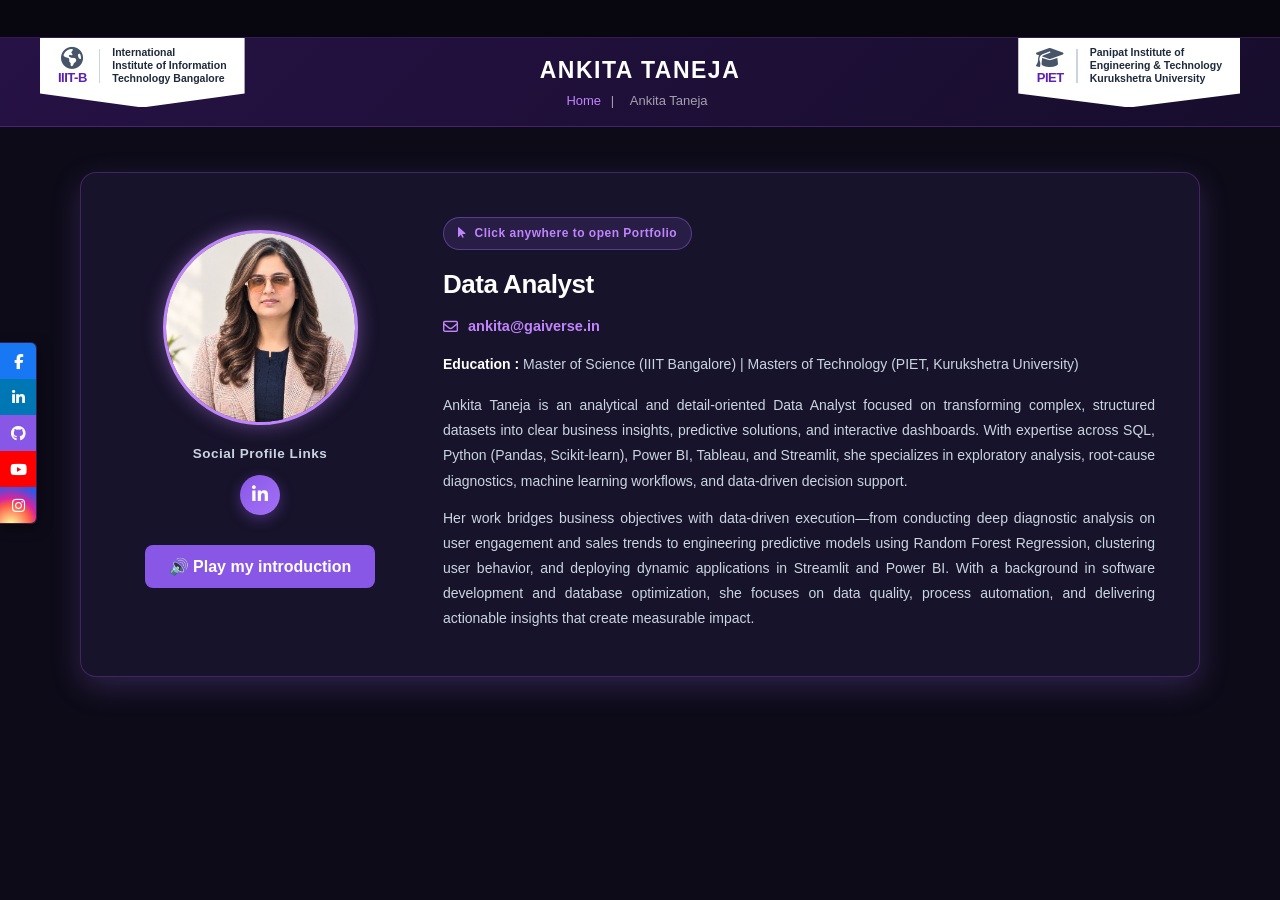
<file: index.html>
<!DOCTYPE html>
<html lang="en">
<head>
  <meta charset="UTF-8">
  <meta name="viewport" content="width=device-width, initial-scale=1.0">
  <title>Ankita Taneja | Student Profile</title>
  
  <!-- Font Awesome Icons -->
  <link rel="stylesheet" href="https://cdnjs.cloudflare.com/ajax/libs/font-awesome/6.5.0/css/all.min.css">
  <link rel="icon" type="image/png" href="./assets/logo1.png">
  <link rel="apple-touch-icon" href="./assets/logo1.png">  <style>
    /* ==========================================================================
       01. Global Variables & Color Palette (Deep Purple & White Theme)
       ========================================================================== */
    :root {
      /* Background Layers */
      --bg-primary: #0d0b18;          /* Page body background */
      --bg-surface: #17132a;          /* Main card container background */
      --bg-surface-elevated: #231b40; /* Raised elements / image wrapper */

      /* Accent & Brand Colors */
      --purple-brand: #8957e5;        /* Primary purple (GitHub / Buttons) */
      --purple-light: #a371f7;        /* Hover & active state glow */
      --purple-neon: #c084fc;         /* Highlights, badges, email icon */
      --purple-glow: rgba(163, 113, 247, 0.22);

      /* Typography & Borders */
      --text-main: #ffffff;           /* Primary text */
      --text-muted: #cbd5e1;          /* Subtitles, meta info, body bio */
      --border-purple: rgba(168, 85, 247, 0.28); /* Thin accent borders */
      --gold: #f5b324;                /* Accent highlight */
    }

    /* ==========================================================================
       02. Reset & Base Typography
       ========================================================================== */
    * {
      box-sizing: border-box;
      margin: 0;
      padding: 0;
      font-family: -apple-system, BlinkMacSystemFont, "Segoe UI", Roboto, Oxygen, Ubuntu, Cantarell, "Open Sans", sans-serif;
    }

    
    body {
      background-color: var(--bg-primary);
      color: var(--text-main);
      line-height: 1.6;
      overflow-x: hidden;
      cursor: pointer;
      min-height: 100vh;
      display: flex;
      flex-direction: column;
    }

    /* ==========================================================================
       03. Sticky Left Social Media Sidebar (Clean Square Alignment)
       ========================================================================== */
    .sticky-social-bar {
      position: fixed;
      left: 0;
      top: 38%;
      display: flex;
      flex-direction: column;
      z-index: 1000;
      border-radius: 0 6px 6px 0;
      overflow: hidden;
      box-shadow: 2px 4px 14px rgba(0, 0, 0, 0.45);
      border: 1px solid var(--border-purple);
      border-left: none;
    }

    /* Uniform square tile dimensions for all sidebar links */
    .sticky-social-bar a {
      width: 36px;
      height: 36px;
      display: flex;
      align-items: center;
      justify-content: center;
      color: #ffffff;
      text-decoration: none;
      font-size: 15px;
      border-radius: 0;               /* Ensures sharp, flush stacked alignment */
      transition: width 0.2s ease, padding-left 0.2s ease, background-color 0.2s ease;
    }

    /* Hover effect: Expand button towards the right */
    .sticky-social-bar a:hover {
      padding-left: 6px;
      width: 44px;
    }

    /* Platform-specific brand tile colors */
    .social-fb { background-color: #1877f2; }
    .social-li { background-color: #0077b5; }
    .social-gi { background-color: var(--purple-brand); }
    .social-yt { background-color: #ff0000; }
    .social-ig { background: radial-gradient(circle at 30% 107%, #fdf497 0%, #fdf497 5%, #fd5949 45%, #d6249f 60%, #285aeb 90%); }

    /* ==========================================================================
       04. Top Header & Hero Banner Section
       ========================================================================== */
    header {
      background-color: #08060f;
      width: 100%;
      height: 38px;
      border-bottom: 1px solid var(--border-purple);
    }

    .hero-banner {
      background: linear-gradient(135deg, #261245, #170d2c);
      color: #ffffff;
      position: relative;
      min-height: 85px;
      display: flex;
      align-items: center;
      justify-content: center;
      padding: 14px 20px;
      border-bottom: 1px solid var(--border-purple);
    }

    /* Top Left/Right Institutional Shield Badges */
    .logo-badge-container {
      position: absolute;
      top: 0;
      background-color: #ffffff;
      padding: 8px 18px 22px;
      display: flex;
      align-items: center;
      gap: 12px;
      z-index: 10;
      clip-path: polygon(0 0, 100% 0, 100% calc(100% - 14px), 50% 100%, 0 calc(100% - 14px));
      box-shadow: 0 6px 14px rgba(0, 0, 0, 0.35);
    }

    .logo-left-badge  { left: 40px; }
    .logo-right-badge { right: 40px; }

    .logo-graphic-col {
      display: flex;
      flex-direction: column;
      align-items: center;
      gap: 2px;
    }

    .logo-graphic-col i {
      font-size: 22px;
      color: #475569;
    }

    .logo-graphic-col .badge-code-text {
      font-size: 13px;
      font-weight: 900;
      color: #5b21b6;
      letter-spacing: -0.5px;
      line-height: 1;
      text-transform: uppercase;
    }

    .logo-divider-line {
      width: 1.5px;
      height: 34px;
      background-color: #cbd5e1;
    }

    .logo-inst-text {
      font-size: 10.5px;
      font-weight: 700;
      color: #1e293b;
      line-height: 1.25;
    }

    /* Centered Header Text & Breadcrumb Trail */
    .hero-center-content {
      text-align: center;
      z-index: 1;
    }

    .hero-banner h1 {
      font-size: 23px;
      font-weight: 800;
      letter-spacing: 1.5px;
      margin-bottom: 2px;
      text-transform: uppercase;
      color: #ffffff;
    }

    .breadcrumbs {
      color: var(--purple-neon);
      font-size: 13px;
      font-weight: 500;
    }

    .breadcrumbs a {
      color: var(--purple-neon);
      text-decoration: none;
    }

    .breadcrumbs a:hover {
      text-decoration: underline;
    }

    .breadcrumbs span {
      margin: 0 6px;
      color: rgba(255, 255, 255, 0.6);
    }

    /* ==========================================================================
       05. Main Directory Profile Card
       ========================================================================== */
    .profile-container {
      max-width: 1120px;
      width: 92%;
      margin: 45px auto 60px;
      padding: 44px;
      background: var(--bg-surface);
      border: 1px solid var(--border-purple);
      border-radius: 16px;
      box-shadow: 0 10px 30px var(--purple-glow);
      display: grid;
      grid-template-columns: 270px 1fr;
      gap: 48px;
      align-items: center;
      transition: transform 0.25s ease, border-color 0.25s ease, box-shadow 0.25s ease;
    }

    .profile-container:hover {
      transform: translateY(-3px);
      border-color: var(--purple-light);
      box-shadow: 0 16px 36px rgba(163, 113, 247, 0.35);
    }

    /* Interactive Instruction Badge */
    .portfolio-badge {
      display: inline-flex;
      align-items: center;
      gap: 8px;
      background: rgba(137, 87, 229, 0.15);
      border: 1px solid rgba(163, 113, 247, 0.4);
      color: var(--purple-neon);
      padding: 6px 14px;
      border-radius: 20px;
      font-size: 12px;
      font-weight: 700;
      margin-bottom: 14px;
      letter-spacing: 0.5px;
      width: fit-content;
    }

    /* Left Sidebar: Photo & LinkedIn Button */
    .profile-sidebar {
      display: flex;
      flex-direction: column;
      align-items: center;
      justify-content: center;
      text-align: center;
    }

    .avatar-wrapper {
      width: 195px;
      height: 195px;
      border-radius: 50%;
      border: 3.5px solid var(--purple-neon);
      box-shadow: 0 0 20px rgba(192, 132, 252, 0.45);
      overflow: hidden;
      margin-bottom: 18px;
      display: flex;
      align-items: center;
      justify-content: center;
      background-color: var(--bg-surface-elevated);
    }

    .profile-avatar-img {
      width: 100%;
      height: 100%;
      object-fit: cover;
      object-position: center 18%;
      display: block;
    }

    .social-links-heading {
      font-size: 13.5px;
      font-weight: 700;
      color: var(--text-muted);
      margin-bottom: 10px;
      letter-spacing: 0.5px;
    }

    .profile-social-icons {
      display: flex;
      gap: 12px;
    }

    .profile-social-icons a {
      width: 40px;
      height: 40px;
      border-radius: 50%;
      background: linear-gradient(135deg, var(--purple-brand), var(--purple-light));
      color: #ffffff;
      display: inline-flex;
      align-items: center;
      justify-content: center;
      text-decoration: none;
      font-size: 18px;
      font-weight: 700;
      box-shadow: 0 4px 14px rgba(137, 87, 229, 0.4);
      transition: transform 0.2s ease, box-shadow 0.2s ease;
    }

    .profile-social-icons a:hover {
      transform: translateY(-2px) scale(1.08);
      box-shadow: 0 6px 20px rgba(163, 113, 247, 0.6);
      color: #ffffff;
    }

    /* Right Column: Bio & Credentials Details */
    .profile-details {
      display: flex;
      flex-direction: column;
      justify-content: center;
    }

    .profile-details h2 {
      font-size: 26px;
      font-weight: 800;
      color: #ffffff;
      margin-bottom: 10px;
      letter-spacing: -0.5px;
    }

    .email-line {
      display: flex;
      align-items: center;
      gap: 10px;
      margin-bottom: 14px;
      font-size: 14.5px;
      font-weight: 600;
      color: var(--purple-neon);
    }

    .email-line i {
      color: var(--purple-neon);
      font-size: 15px;
    }

    .meta-field {
      margin-bottom: 18px;
      font-size: 14px;
      color: var(--text-muted);
    }

    .meta-field strong {
      color: #ffffff;
      font-weight: 700;
    }

    .bio-text {
      font-size: 14px;
      color: var(--text-muted);
      line-height: 1.8;
      text-align: justify;
    }

    .bio-text p {
      margin-bottom: 12px;
    }

    .bio-text p:last-child {
      margin-bottom: 0;
    }

    /* ==========================================================================
       06. Responsive Media Queries
       ========================================================================== */
    @media (max-width: 992px) {
      .logo-badge-container {
        position: static;
        clip-path: none;
        border-radius: 6px;
        margin: 6px 0;
      }
      .hero-banner {
        flex-direction: column;
        gap: 12px;
        padding: 20px;
      }
      .profile-container {
        grid-template-columns: 1fr;
        padding: 30px 24px;
        text-align: center;
      }
      .profile-details {
        align-items: center;
      }
      .email-line {
        justify-content: center;
      }
      .bio-text {
        text-align: left;
      }
    }

#playIntro {
  display: block;
  margin: 30px auto 30px;
  padding: 12px 24px;
  background: #8957e5;
  color: white;
  border: none;
  border-radius: 8px;
  font-size: 16px;
  font-weight: 600;
  cursor: pointer;
}

#playIntro:hover {
  background: #a371f7;
}
  </style>
</head>
<body>

  <!-- ========================================================================
       01. Floating Social Media Bar (Left)
       ======================================================================== -->
  <aside class="sticky-social-bar" aria-label="Social Profiles Bar">
    <!-- Facebook -->
    <a href="https://www.facebook.com/profile.php?id=61593872163266" target="_blank" rel="noopener noreferrer" class="social-fb" title="Facebook">
      <i class="fab fa-facebook-f"></i>
    </a>
    
    <!-- LinkedIn -->
    <a href="https://www.linkedin.com/in/ankita-t-390613396/" target="_blank" rel="noopener noreferrer" class="social-li" title="LinkedIn">
      <i class="fab fa-linkedin-in"></i>
    </a>
    
    <!-- GitHub (Now aligned with matching square dimensions) -->
    <a href="https://github.com/Ankitatan" target="_blank" rel="noopener noreferrer" class="social-gi" title="GitHub" aria-label="GitHub Profile">
      <i class="fab fa-github"></i>
    </a>
    
    <!-- YouTube -->
    <a href="https://www.youtube.com/@AnkitaTaneja10" target="_blank" rel="noopener noreferrer" class="social-yt" title="YouTube">
      <i class="fab fa-youtube"></i>
    </a>
    
    <!-- Instagram -->
    <a href="https://www.instagram.com/ankita_taneja_10/" target="_blank" rel="noopener noreferrer" class="social-ig" title="Instagram">
      <i class="fab fa-instagram"></i>
    </a>
  </aside>

  <!-- Top Dark Accent Strip -->
  <header></header>

  <!-- ========================================================================
       02. Header Hero Banner
       ======================================================================== -->
  <section class="hero-banner">
    
    <!-- Left Shield: IIIT Bangalore -->
    <div class="logo-badge-container logo-left-badge">
      <div class="logo-graphic-col">
        <i class="fa-solid fa-earth-americas"></i>
        <span class="badge-code-text">iiit-b</span>
      </div>
      <div class="logo-divider-line"></div>
      <span class="logo-inst-text">International<br>Institute of Information<br>Technology Bangalore</span>
    </div>

    <!-- Centered Profile Name & Breadcrumbs -->
    <div class="hero-center-content">
      <h1>ANKITA TANEJA</h1>
      <div class="breadcrumbs">
        <a href="#">Home</a>
        <span>|</span>
        <span>Ankita Taneja</span>
      </div>
    </div>

    <!-- Right Shield: PIET -->
    <div class="logo-badge-container logo-right-badge">
      <div class="logo-graphic-col">
        <i class="fa-solid fa-graduation-cap"></i>
        <span class="badge-code-text">piet</span>
      </div>
      <div class="logo-divider-line"></div>
      <span class="logo-inst-text">Panipat Institute of<br>Engineering & Technology<br>Kurukshetra University</span>
    </div>

  </section>

  <!-- ========================================================================
       03. Main Profile Directory Card
       ======================================================================== -->
  <main class="profile-container" title="Click anywhere to open full portfolio">
    
    <!-- Left Column: Portrait & LinkedIn Link -->
    <section class="profile-sidebar">
      <div class="avatar-wrapper">
        <img src="assets/W.png" 
             alt="Ankita Taneja" 
             class="profile-avatar-img"
             onerror="this.onerror=null; this.src='assets/ankita-portrait.png';">
      </div>
      <p class="social-links-heading">Social Profile Links</p>
      <div class="profile-social-icons">
        <a href="https://www.linkedin.com/in/ankita-t-390613396/" target="_blank" rel="noopener noreferrer" title="LinkedIn">
          <i class="fab fa-linkedin-in"></i>
        </a>
      </div>
      <div>

      
<!-- Introduction Audio -->
<audio id="introAudio" preload="auto">
  <source src="./audio.m4a" type="audio/mp4">
  Your browser does not support audio.
</audio>

<button id="playIntro" type="button">
  🔊 Play my introduction
</button>

<script>
  const audio = document.getElementById("introAudio");
  const playButton = document.getElementById("playIntro");

  playButton.addEventListener("click", async (event) => {
    event.preventDefault();
    event.stopPropagation();

    if (audio.paused) {
      try {
        await audio.play();
        playButton.textContent = "⏹ Stop my introduction";
      } catch (error) {
        console.error("Audio playback failed:", error);
        playButton.textContent = "⚠️ Could not play audio";
      }
    } else {
      audio.pause();
      audio.currentTime = 0;
      playButton.textContent = "🔊 Play my introduction";
    }
  });

  audio.addEventListener("ended", () => {
    playButton.textContent = "🔊 Play my introduction";
  });
</script>
      </div>
    </section>

    <!-- Right Column: Professional Details & Bio -->
    <section class="profile-details">
      <span class="portfolio-badge">
        <i class="fa-solid fa-arrow-pointer"></i> Click anywhere to open Portfolio
      </span>
      <h2>Data Analyst</h2>
      
      <div class="email-line">
        <i class="fa-regular fa-envelope"></i>
        <span>ankita@gaiverse.in</span>
      </div>

      <div class="meta-field">
        <strong>Education :</strong> Master of Science (IIIT Bangalore) | Masters of Technology (PIET, Kurukshetra University)
      </div>

      <div class="bio-text">
        <p>
          Ankita Taneja is an analytical and detail-oriented Data Analyst focused on transforming complex, structured datasets into clear business insights, predictive solutions, and interactive dashboards. With expertise across SQL, Python (Pandas, Scikit-learn), Power BI, Tableau, and Streamlit, she specializes in exploratory analysis, root-cause diagnostics, machine learning workflows, and data-driven decision support.
        </p>
        <p>
          Her work bridges business objectives with data-driven execution—from conducting deep diagnostic analysis on user engagement and sales trends to engineering predictive models using Random Forest Regression, clustering user behavior, and deploying dynamic applications in Streamlit and Power BI. With a background in software development and database optimization, she focuses on data quality, process automation, and delivering actionable insights that create measurable impact.
        </p>
      </div>
    </section>

  </main>

  <!-- ========================================================================
       04. Full-Page Click Redirect
       ======================================================================== -->
  
<script>
  document.addEventListener("click", function (event) {
    if (event.target.closest("a, button, audio")) {
      return;
    }

    window.location.href = "mainpage.html";
  });
</script>



</body>
</html>
</file>
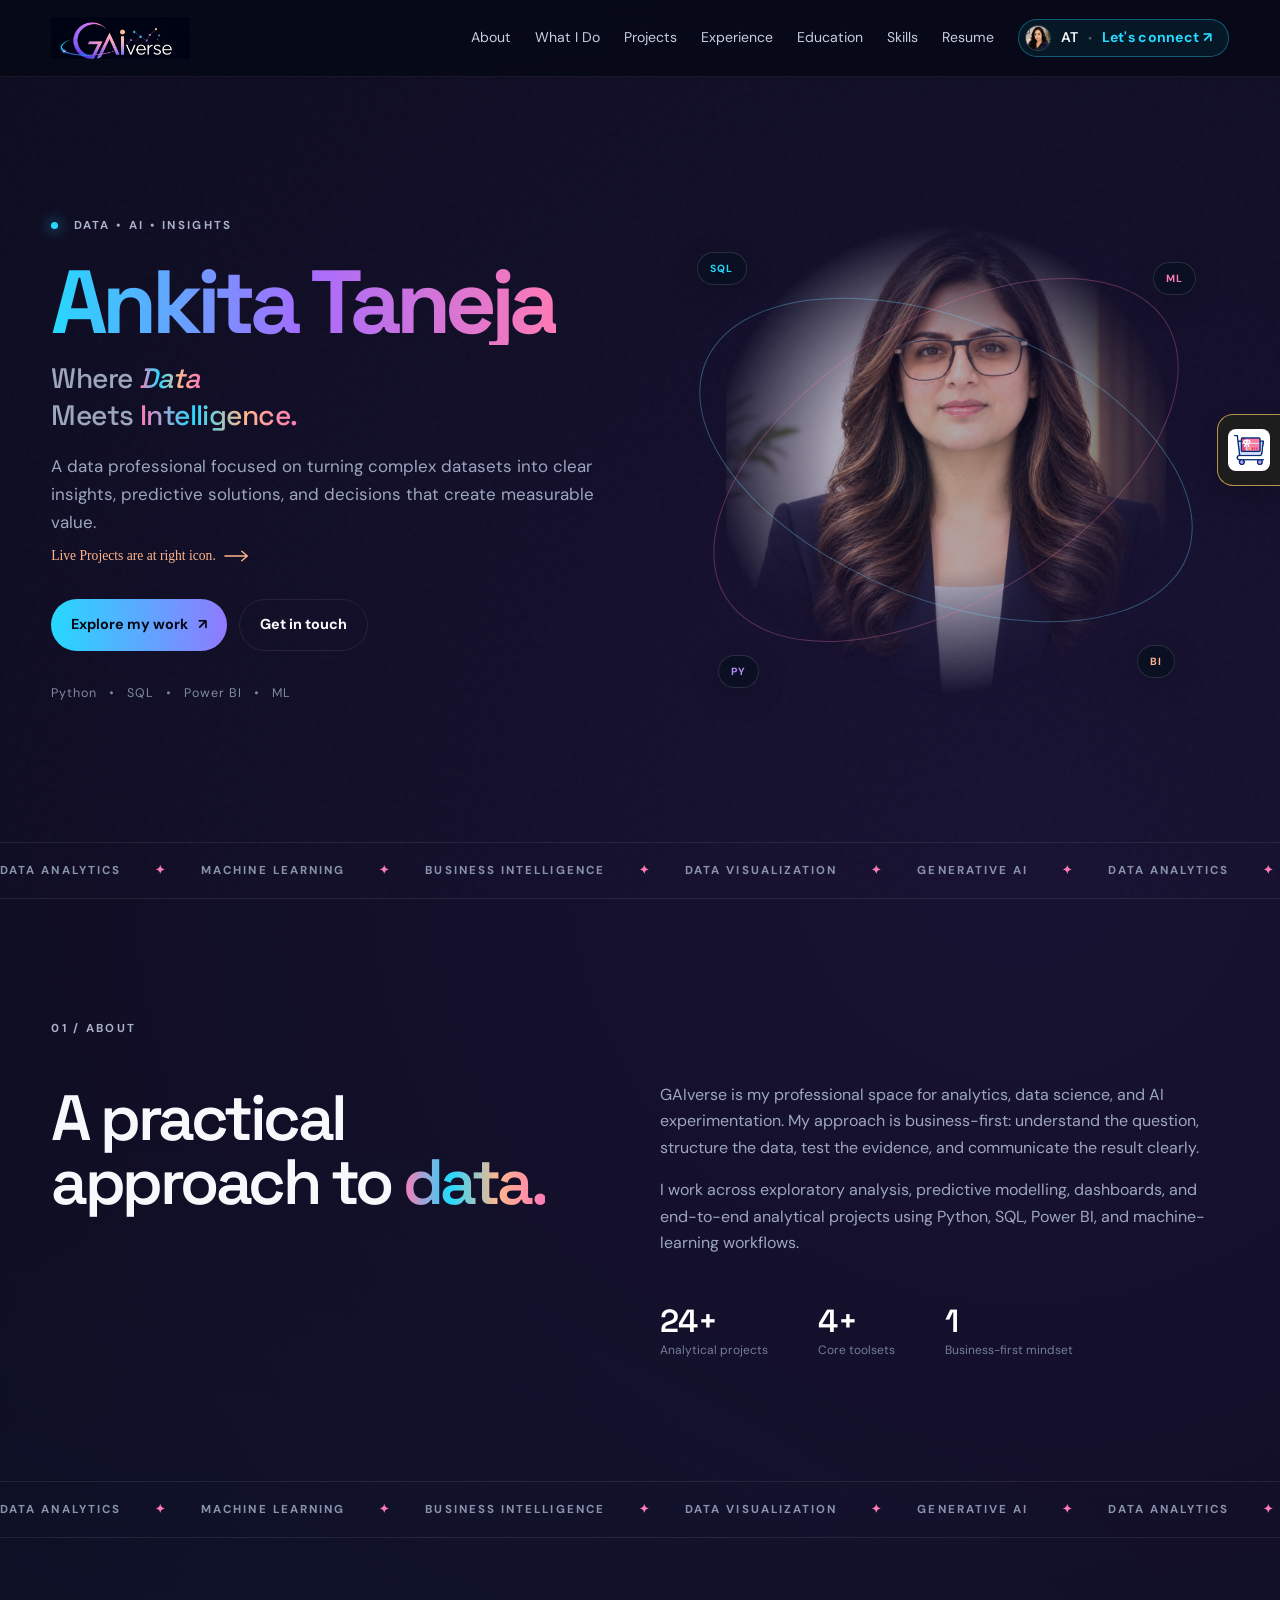
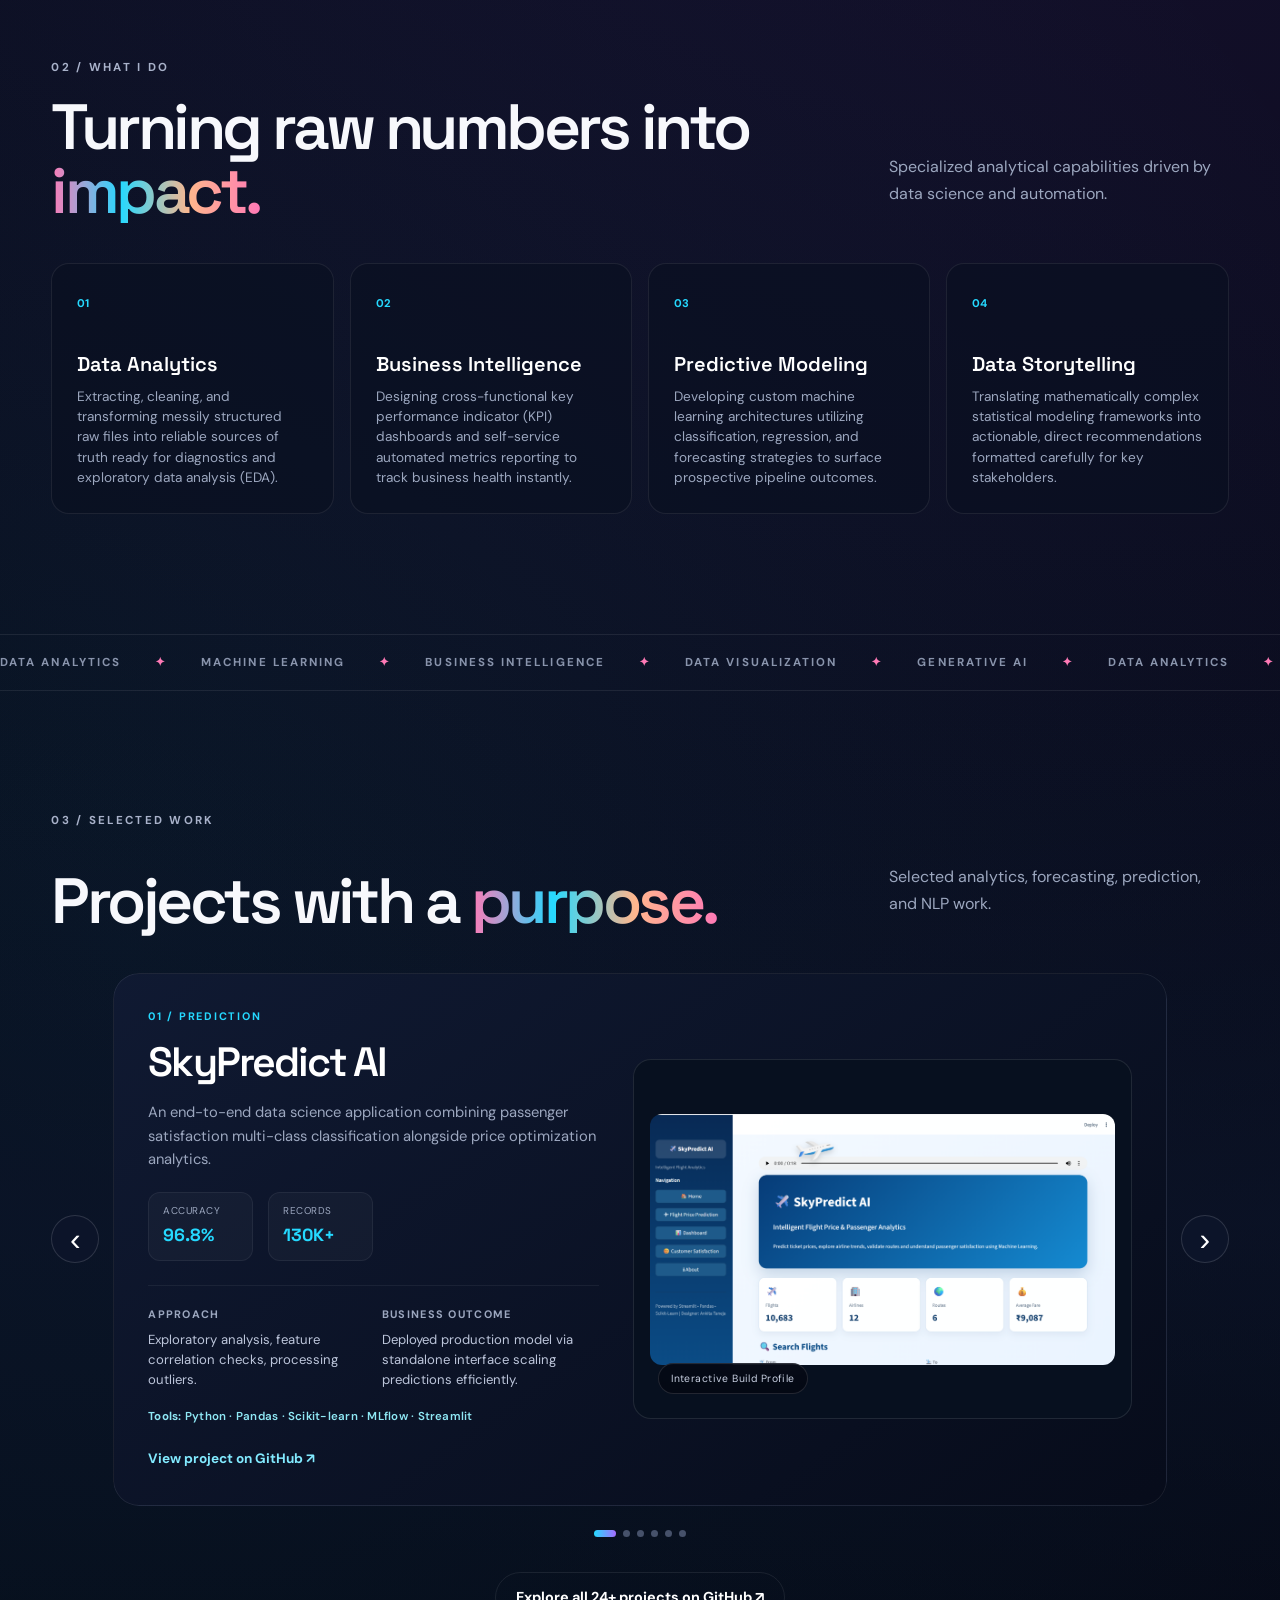
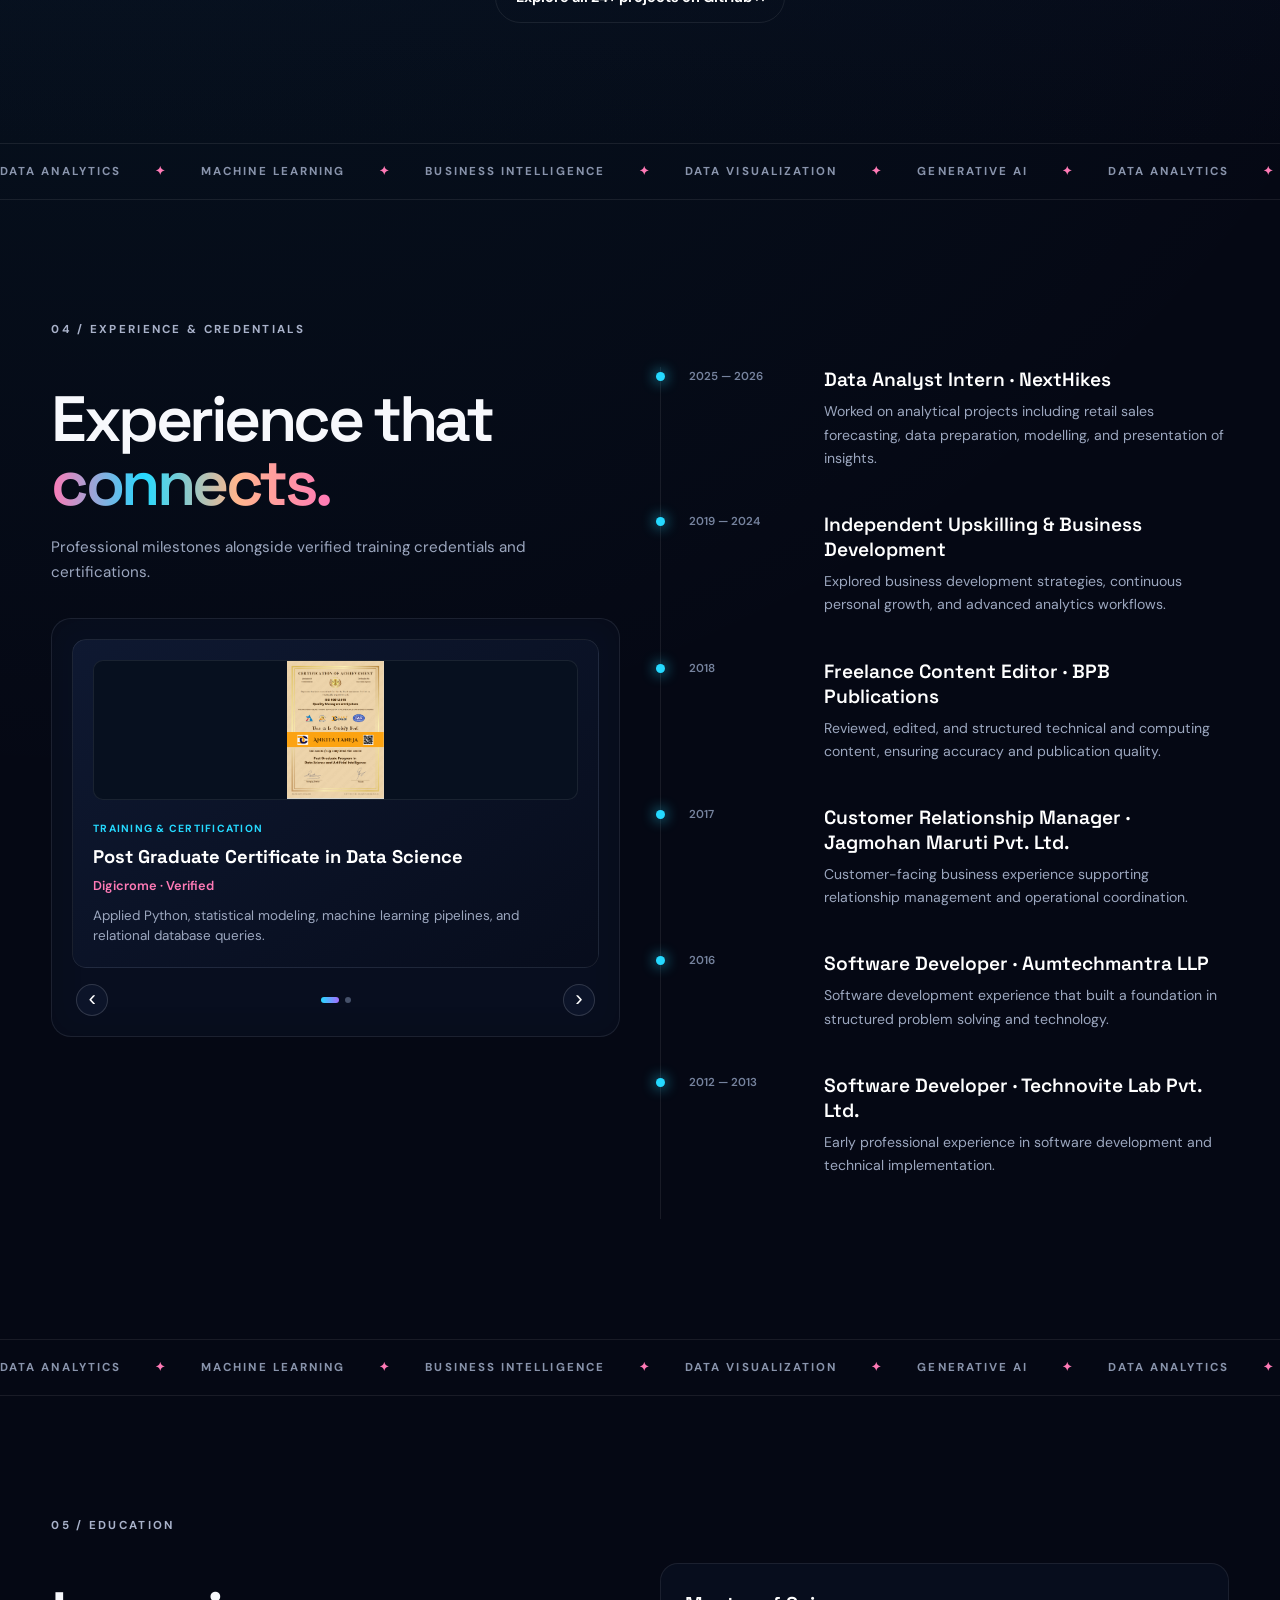
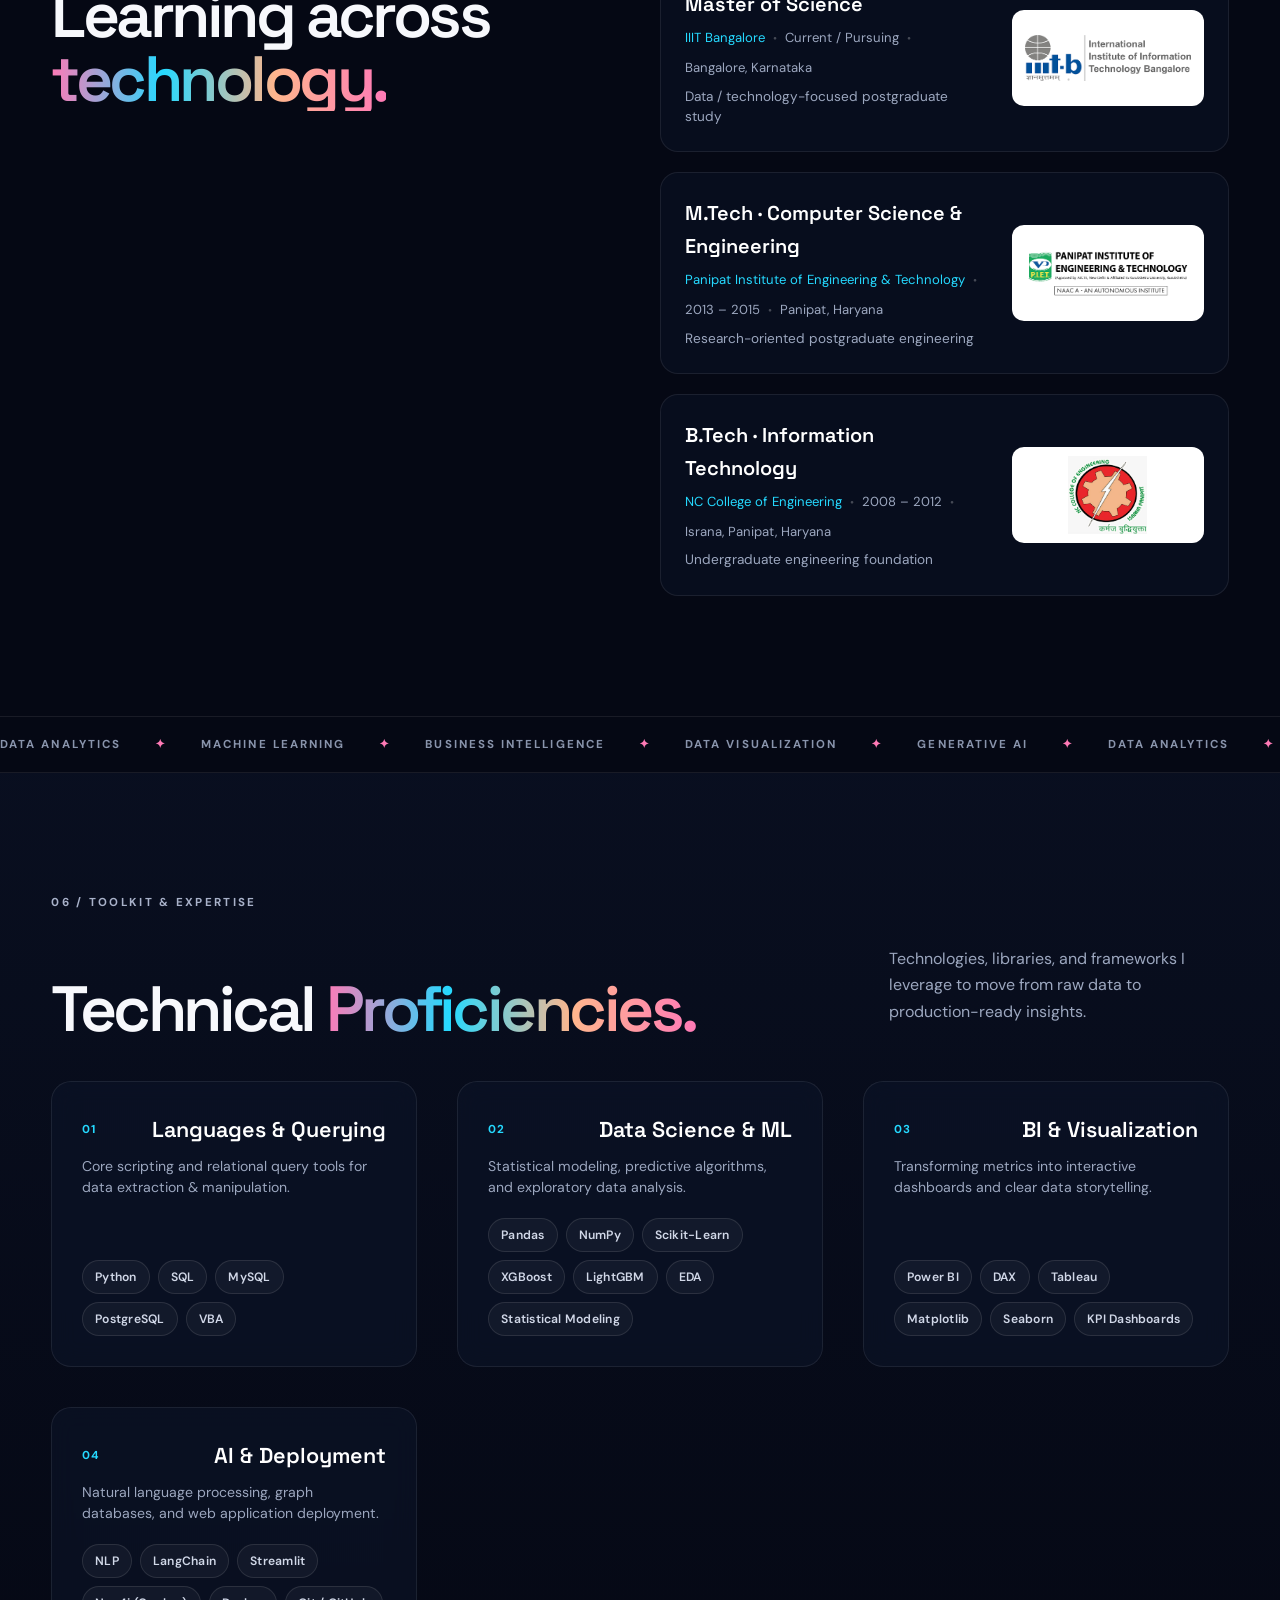
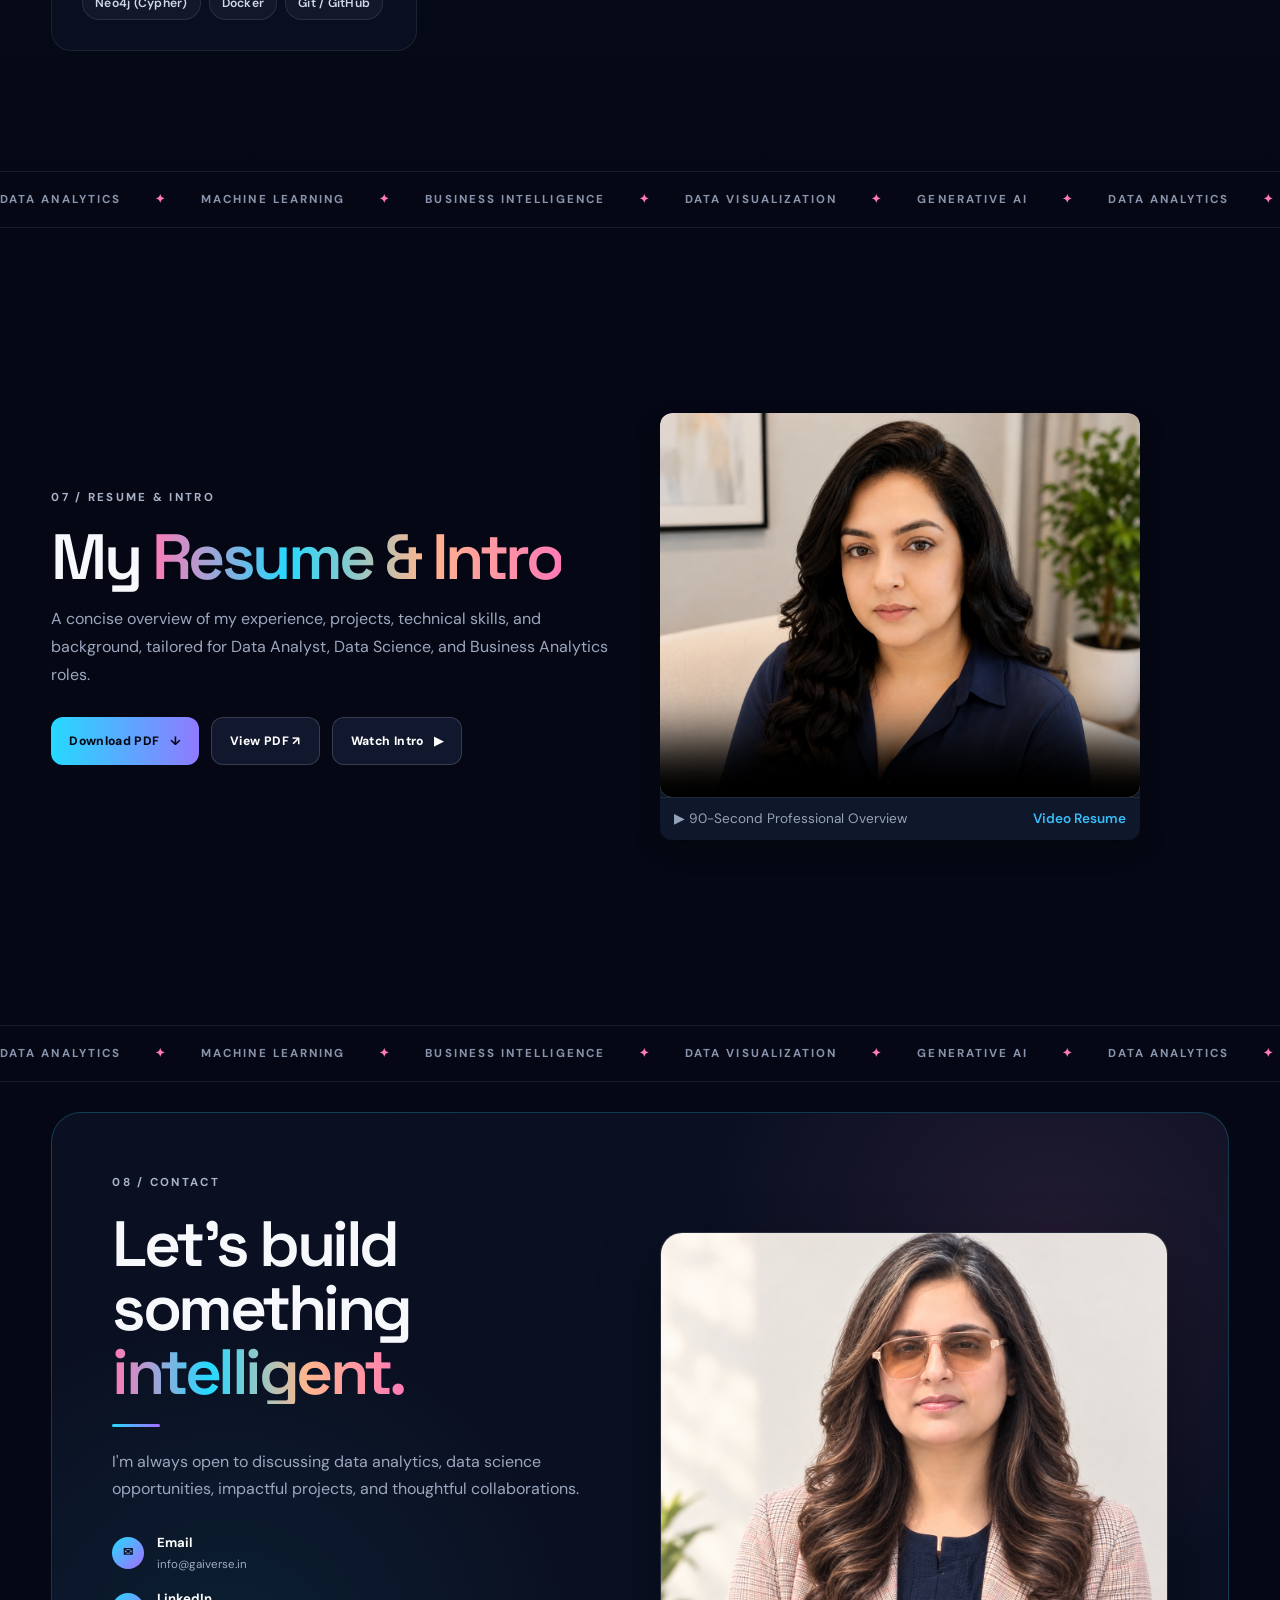
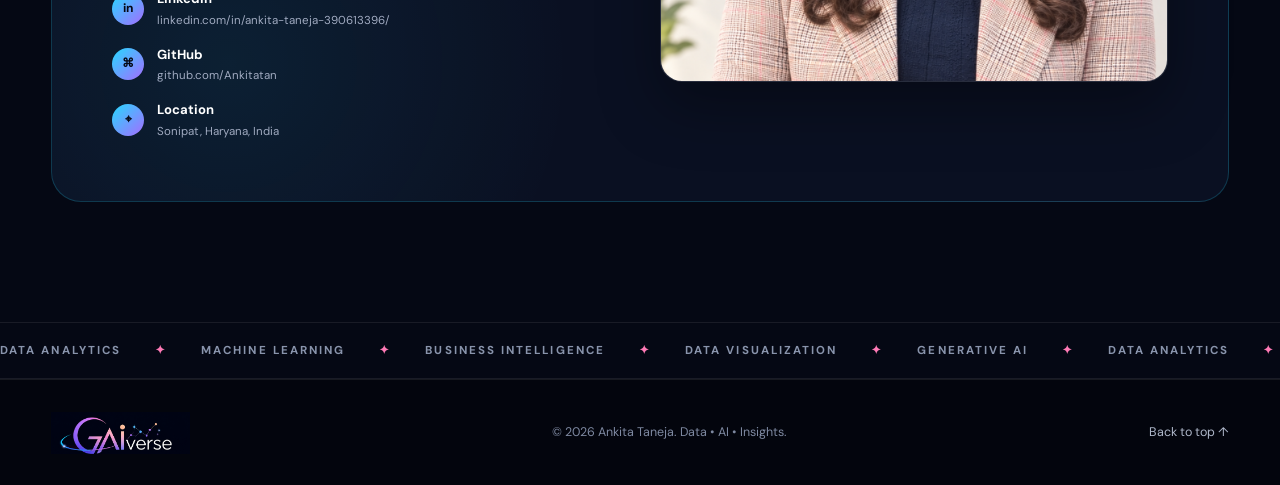
<file: mainpage.html>
<!doctype html>
<html lang="en">
<head>
  <meta charset="utf-8">
  <meta name="viewport" content="width=device-width, initial-scale=1">
  <title>Ankita Taneja | Data Science & Analytics | GAIverse</title>
  <meta name="description" content="Ankita Taneja — Data Analyst & Data Science professional building 24+ practical analytics, machine learning and business intelligence solutions through GAIverse.">
  <meta name="keywords" content="Ankita Taneja, Data Analyst, Data Scientist, Data Science, Python, SQL, Power BI, Machine Learning, Business Analytics, GAIverse">
  <meta name="author" content="Ankita Taneja">
  <meta name="robots" content="index, follow">
  <link rel="canonical" href="https://gaiverse.in/">
  <meta property="og:type" content="website">
  <meta property="og:title" content="Ankita Taneja | Data Science & Analytics | GAIverse">
  <meta property="og:description" content="Where Data Meets Intelligence — analytics, data science and AI projects by Ankita Taneja.">
  <meta property="og:url" content="https://gaiverse.in/">
  <meta property="og:site_name" content="GAIverse">
  <link rel="icon" href="favicon.svg" type="image/svg+xml">
  <link rel="preconnect" href="https://fonts.googleapis.com">
  <link rel="preconnect" href="https://fonts.gstatic.com" crossorigin>
  <link href="https://fonts.googleapis.com/css2?family=DM+Sans:wght@400;500;600;700&family=Space+Grotesk:wght@400;500;600;700&display=swap" rel="stylesheet">
  <link rel="stylesheet" href="style.css">

  <script type="application/ld+json">
  {
    "@context": "https://schema.org",
    "@type": "Person",
    "name": "Ankita Taneja",
    "url": "https://gaiverse.in/",
    "jobTitle": "Data Analyst & Data Science Professional",
    "headline": "Ankita Taneja | Data Science & Analytics | GAIverse",
    "sameAs": [
      "https://github.com/Ankitatan",
      "https://www.linkedin.com/in/ankita-taneja-390613396/"
    ],
    "knowsAbout": ["Data Analytics", "Data Science", "Python", "SQL", "Power BI", "Machine Learning", "Data Visualization", "Business Analytics"]
  }
  </script>
</head>

<body>
  <div class="noise"></div>

  <!-- Header Navigation -->
  <header class="nav-wrap">
    <nav class="nav container">
      <a class="brand-logo-link" href="#home" aria-label="GAIverse home">
        <img src="assets/gaiverse-wordmark.png" alt="GAIverse Logo" class="brand-logo-img">
      </a>

      <button class="menu-toggle" aria-label="Open menu">☰</button>

      <div class="nav-links">
        <a href="#about">About</a>
        <a href="#services">What I Do</a>
        <a href="#projects">Projects</a>
        <a href="#experience">Experience</a>
        <a href="#education">Education</a>
        <a href="#skills">Skills</a>
        <a href="#resume">Resume</a>

        <!-- Merged Avatar & Connect Button -->
        <a href="#contact" class="nav-connect-pill" aria-label="Connect with Ankita Taneja">
          <img src="ankita-profile.png" alt="Ankita Taneja" class="nav-avatar">
          <span class="nav-user-name">AT</span>
          <span class="nav-divider">•</span>
          <span class="nav-action-label">Let's connect ↗</span>
        </a>
      </div>
    </nav>
  </header>

  <main id="home">
    <!-- Hero Section -->
    <section class="hero container">
      <div class="hero-copy">
        <div class="eyebrow"><span class="pulse"></span> DATA • AI • INSIGHTS</div>
        <h1><span>Ankita Taneja</span></h1>
        <h2>Where <span><i>Data</i></span><br>Meets <span><em>Intelligence.</em></span></h2>
        <p class="hero-lead">
          A data professional focused on turning complex datasets into clear insights, predictive solutions, and decisions that create measurable value.
        </p>
<p class="hero-lead1">
    
    <span>Live Projects are at right icon.</span>
    <span class="project-arrow">
        <svg viewBox="0 0 30 12" xmlns="http://www.w3.org/2000/svg" aria-hidden="true">
            <path d="M1 6 H24 M19 1 L25 6 L19 11"
                  fill="none"
                  stroke="currentColor"
                  stroke-width="1.5"
                  stroke-linecap="round"
                  stroke-linejoin="round"/>
        </svg>
    </span>
</p>
<div class="hero-actions">
          <a class="button primary" href="#projects">Explore my work <span>↗</span></a>
          <a class="button secondary" href="#contact">Get in touch</a>
        </div>
        <div class="hero-meta">
          <span>Python</span><i>•</i><span>SQL</span><i>•</i><span>Power BI</span><i>•</i><span>ML</span>
        </div>
      </div>


    <!-- GAI Gifts Side Button -->
<a href="http://localhost:8501"
   class="gai-gifts-side-btn"
   target="_blank"
   rel="noopener noreferrer">

    <img src="assets/gift-card.gif" alt="GAI Gifts">
</a>

      <!-- Hero Visual -->
      <div class="hero-visual" aria-label="GAIverse data intelligence visual">
        <div class="glow"></div>
        <img src="assets/ankita-profile.png" alt="Ankita Taneja" class="hero-portrait-layer">
        <div class="data-orbit orbit-one"></div>
        <div class="data-orbit orbit-two"></div>
        <div class="data-node node-1">SQL</div>
        <div class="data-node node-2">ML</div>
        <div class="data-node node-3">BI</div>
        <div class="data-node node-4">PY</div>
      </div>
    </section>

    <!-- Ticker -->
    <section class="ticker">
      <div class="ticker-inner">
        <span>DATA ANALYTICS</span><b>✦</b><span>MACHINE LEARNING</span><b>✦</b><span>BUSINESS INTELLIGENCE</span><b>✦</b><span>DATA VISUALIZATION</span><b>✦</b><span>GENERATIVE AI</span><b>✦</b>
        <span>DATA ANALYTICS</span><b>✦</b><span>MACHINE LEARNING</span><b>✦</b><span>BUSINESS INTELLIGENCE</span><b>✦</b><span>DATA VISUALIZATION</span><b>✦</b><span>GENERATIVE AI</span>
      </div>
    </section>

    <!-- 01: About -->
    <section id="about" class="section container">
      <div class="section-label">01 / ABOUT</div>
      <div class="two-col">
        <div>
          <h2>A practical approach to <span>data.</span></h2>
        </div>
        <div class="about-copy">
          <p>GAIverse is my professional space for analytics, data science, and AI experimentation. My approach is business-first: understand the question, structure the data, test the evidence, and communicate the result clearly.</p>
          <p>I work across exploratory analysis, predictive modelling, dashboards, and end-to-end analytical projects using Python, SQL, Power BI, and machine-learning workflows.</p>
          <div class="stats">
            <div><strong>24+</strong><span>Analytical projects</span></div>
            <div><strong>4+</strong><span>Core toolsets</span></div>
            <div><strong>1</strong><span>Business-first mindset</span></div>
          </div>
        </div>
      </div>
    </section>

    <!-- Ticker -->
    <section class="ticker">
      <div class="ticker-inner">
        <span>DATA ANALYTICS</span><b>✦</b><span>MACHINE LEARNING</span><b>✦</b><span>BUSINESS INTELLIGENCE</span><b>✦</b><span>DATA VISUALIZATION</span><b>✦</b><span>GENERATIVE AI</span><b>✦</b>
        <span>DATA ANALYTICS</span><b>✦</b><span>MACHINE LEARNING</span><b>✦</b><span>BUSINESS INTELLIGENCE</span><b>✦</b><span>DATA VISUALIZATION</span><b>✦</b><span>GENERATIVE AI</span>
      </div>
    </section>

    <!-- 02: What I Do -->
    <section id="services" class="section container">
      <div class="section-label">02 / WHAT I DO</div>
      <div class="section-heading">
        <h2>Turning raw numbers into <span>impact.</span></h2>
        <p>Specialized analytical capabilities driven by data science and automation.</p>
      </div>
      <div class="skill-grid">
        <div class="skill-card"><small>01</small><h3>Data Analytics</h3><p>Extracting, cleaning, and transforming messily structured raw files into reliable sources of truth ready for diagnostics and exploratory data analysis (EDA).</p></div>
        <div class="skill-card"><small>02</small><h3>Business Intelligence</h3><p>Designing cross-functional key performance indicator (KPI) dashboards and self-service automated metrics reporting to track business health instantly.</p></div>
        <div class="skill-card"><small>03</small><h3>Predictive Modeling</h3><p>Developing custom machine learning architectures utilizing classification, regression, and forecasting strategies to surface prospective pipeline outcomes.</p></div>
        <div class="skill-card"><small>04</small><h3>Data Storytelling</h3><p>Translating mathematically complex statistical modeling frameworks into actionable, direct recommendations formatted carefully for key stakeholders.</p></div>
      </div>
    </section>

    <!-- Ticker -->
    <section class="ticker">
      <div class="ticker-inner">
        <span>DATA ANALYTICS</span><b>✦</b><span>MACHINE LEARNING</span><b>✦</b><span>BUSINESS INTELLIGENCE</span><b>✦</b><span>DATA VISUALIZATION</span><b>✦</b><span>GENERATIVE AI</span><b>✦</b>
        <span>DATA ANALYTICS</span><b>✦</b><span>MACHINE LEARNING</span><b>✦</b><span>BUSINESS INTELLIGENCE</span><b>✦</b><span>DATA VISUALIZATION</span><b>✦</b><span>GENERATIVE AI</span>
      </div>
    </section>


    <!-- 03: Projects -->
    <section id="projects" class="section projects-section">
      <div class="container">
        <div class="section-label">03 / SELECTED WORK</div>
        <div class="section-heading">
          <h2>Projects with a <span>purpose.</span></h2>
          <p>Selected analytics, forecasting, prediction, and NLP work.</p>
        </div>
        <div class="project-carousel" aria-label="Project details and dashboard screenshots">
          <button class="carousel-btn prev" id="projectPrevBtn" type="button" aria-label="Previous project">‹</button>
          <div class="carousel-viewport">
            <div class="carousel-track">
              <article class="project-slide project-split" id="dynamic-project-container">
                <!-- Injected via JavaScript -->
              </article>
            </div>
          </div>
          <button class="carousel-btn next" id="projectNextBtn" type="button" aria-label="Next project">›</button>
        </div>
        <div class="carousel-dots" id="projectDots" aria-label="Choose project"></div>

        <div style="text-align: center; margin-top: 35px;">
          <a class="button secondary" href="https://github.com/Ankitatan?tab=repositories" target="_blank" rel="noopener">
            Explore all 24+ projects on GitHub ↗
          </a>
        </div>
      </div>
    </section>

    <!-- Ticker -->
    <section class="ticker">
      <div class="ticker-inner">
        <span>DATA ANALYTICS</span><b>✦</b><span>MACHINE LEARNING</span><b>✦</b><span>BUSINESS INTELLIGENCE</span><b>✦</b><span>DATA VISUALIZATION</span><b>✦</b><span>GENERATIVE AI</span><b>✦</b>
        <span>DATA ANALYTICS</span><b>✦</b><span>MACHINE LEARNING</span><b>✦</b><span>BUSINESS INTELLIGENCE</span><b>✦</b><span>DATA VISUALIZATION</span><b>✦</b><span>GENERATIVE AI</span>
      </div>
    </section>


    <!-- 04: Experience & Credentials -->
    <section id="experience" class="section container">
      <div class="section-label">04 / EXPERIENCE & CREDENTIALS</div>
      <div class="experience-layout">
        <!-- Left Column: Certifications Carousel -->
        <div class="cert-side-pane">
          <h2>Experience that <span>connects.</span></h2>
          <p class="cert-intro-text">Professional milestones alongside verified training credentials and certifications.</p>

          <div class="cert-mini-carousel">
            <div class="cert-carousel-viewport">
              <div class="cert-carousel-track">
                
                <!-- Slide 1: Digicrome -->
                <div class="cert-slide">
                  <div class="cert-card-preview">
                    <div class="cert-img-frame">
                      <img src="images/DataScience.png" alt="Digicrome Certificate" class="cert-preview-img">
                    </div>
                    <span class="cert-badge">TRAINING & CERTIFICATION</span>
                    <h3>Post Graduate Certificate in Data Science</h3>
                    <div class="cert-issuer-line">Digicrome · Verified</div>
                    <p>Applied Python, statistical modeling, machine learning pipelines, and relational database queries.</p>
                  </div>
                </div>

                <!-- Slide 2: NextHikes IT Solutions -->
                <div class="cert-slide">
                  <div class="cert-card-preview">
                    <div class="cert-img-frame">
                      <img src="images/nexthikes.png" alt="NextHikes IT Solutions Certificate" class="cert-preview-img">
                    </div>
                    <span class="cert-badge">TRAINING & CERTIFICATION</span>
                    <h3>Data Science Certification</h3>
                    <div class="cert-issuer-line">NextHikes IT Solutions · Verified</div>
                    <p>Business reporting, exploratory data analysis, predictive modeling workflows, and dashboard engineering.</p>
                  </div>
                </div>

                <!-- Slide 3: Meritshots -->
                <div class="cert-slide">
                  <div class="cert-card-preview">
                    <div class="cert-img-frame">
                      <img src="images/Meritshot.png" alt="Meritshot Academy Certificate" class="cert-preview-img">
                    </div>
                    <span class="cert-badge">TRAINING & CERTIFICATION</span>
                    <h3>Post Graduate Certificate in Data Science and A.I</h3>
                    <div class="cert-issuer-line">Meritshot Academy · Verified</div>
                    <p>Advanced business analytics, exploratory data analysis, predictive modeling, and data visualization.</p>
                  </div>
                </div>

              </div>
            </div>

            <!-- Controls -->
            <div class="cert-carousel-controls">
              <button class="cert-btn prev-cert" id="certPrevBtn" type="button" aria-label="Previous">‹</button>
              <div class="cert-dots" id="certDots">
                <button class="cert-dot active" type="button" data-index="0" aria-label="Slide 1"></button>
                <button class="cert-dot" type="button" data-index="1" aria-label="Slide 2"></button>
              </div>
              <button class="cert-btn next-cert" id="certNextBtn" type="button" aria-label="Next">›</button>
            </div>
          </div>
        </div>

        <!-- Right Column: Career Timeline -->
        <div class="timeline">
          <div class="timeline-item">
            <span class="date">2025 — 2026</span>
            <div>
              <h3>Data Analyst Intern · NextHikes</h3>
              <p>Worked on analytical projects including retail sales forecasting, data preparation, modelling, and presentation of insights.</p>
            </div>
          </div>
          <div class="timeline-item">
            <span class="date">2019 — 2024</span>
            <div>
              <h3>Independent Upskilling & Business Development</h3>
              <p>Explored business development strategies, continuous personal growth, and advanced analytics workflows.</p>
            </div>
          </div>
          <div class="timeline-item">
            <span class="date">2018</span>
            <div>
              <h3>Freelance Content Editor · BPB Publications</h3>
              <p>Reviewed, edited, and structured technical and computing content, ensuring accuracy and publication quality.</p>
            </div>
          </div>
          <div class="timeline-item">
            <span class="date">2017</span>
            <div>
              <h3>Customer Relationship Manager · Jagmohan Maruti Pvt. Ltd.</h3>
              <p>Customer-facing business experience supporting relationship management and operational coordination.</p>
            </div>
          </div>
          <div class="timeline-item">
            <span class="date">2016</span>
            <div>
              <h3>Software Developer · Aumtechmantra LLP</h3>
              <p>Software development experience that built a foundation in structured problem solving and technology.</p>
            </div>
          </div>
          <div class="timeline-item">
            <span class="date">2012 — 2013</span>
            <div>
              <h3>Software Developer · Technovite Lab Pvt. Ltd.</h3>
              <p>Early professional experience in software development and technical implementation.</p>
            </div>
          </div>
        </div>
      </div>
    </section>

<!-- Ticker -->
    <section class="ticker">
      <div class="ticker-inner">
        <span>DATA ANALYTICS</span><b>✦</b><span>MACHINE LEARNING</span><b>✦</b><span>BUSINESS INTELLIGENCE</span><b>✦</b><span>DATA VISUALIZATION</span><b>✦</b><span>GENERATIVE AI</span><b>✦</b>
        <span>DATA ANALYTICS</span><b>✦</b><span>MACHINE LEARNING</span><b>✦</b><span>BUSINESS INTELLIGENCE</span><b>✦</b><span>DATA VISUALIZATION</span><b>✦</b><span>GENERATIVE AI</span>
      </div>
    </section>



    <!-- 05: Education -->
    <section id="education" class="section education container">
      <div class="section-label">05 / EDUCATION</div>
      <div class="education-grid">
        <div>
          <h2>Learning across <span>technology.</span></h2>
        </div>
        <div class="edu-table">
          <!-- Row 1: IIIT Bangalore -->
          <div class="edu-row">
            <div class="edu-left-cell">
              <h3 class="edu-degree">Master of Science</h3>
              <div class="edu-meta-line">
                <span class="edu-college">IIIT Bangalore</span>
                <span class="edu-sep">•</span>
                <span class="edu-batch">Current / Pursuing</span>
                <span class="edu-sep">•</span>
                <span class="edu-loc">Bangalore, Karnataka</span>
              </div>
              <p class="edu-desc">Data / technology-focused postgraduate study</p>
            </div>
            <div class="edu-right-cell">
              <div class="edu-logo-wrapper">
                <img src="assets/iiitb-logo.png" alt="IIIT Bangalore Logo" class="edu-inst-logo">
              </div>
            </div>
          </div>

          <!-- Row 2: M.Tech -->
          <div class="edu-row">
            <div class="edu-left-cell">
              <h3 class="edu-degree">M.Tech · Computer Science & Engineering</h3>
              <div class="edu-meta-line">
                <span class="edu-college">Panipat Institute of Engineering & Technology</span>
                <span class="edu-sep">•</span>
                <span class="edu-batch">2013 – 2015</span>
                <span class="edu-sep">•</span>
                <span class="edu-loc">Panipat, Haryana</span>
              </div>
              <p class="edu-desc">Research-oriented postgraduate engineering</p>
            </div>
            <div class="edu-right-cell">
              <div class="edu-logo-wrapper">
                <img src="assets/PIET-logo.png" alt="PIET Logo" class="edu-inst-logo">
              </div>
            </div>
          </div>

          <!-- Row 3: B.Tech -->
          <div class="edu-row">
            <div class="edu-left-cell">
              <h3 class="edu-degree">B.Tech · Information Technology</h3>
              <div class="edu-meta-line">
                <span class="edu-college">NC College of Engineering</span>
                <span class="edu-sep">•</span>
                <span class="edu-batch">2008 – 2012</span>
                <span class="edu-sep">•</span>
                <span class="edu-loc">Israna, Panipat, Haryana</span>
              </div>
              <p class="edu-desc">Undergraduate engineering foundation</p>
            </div>
            <div class="edu-right-cell">
              <div class="edu-logo-wrapper">
                <img src="assets/NCIT-logo.png" alt="NC College Logo" class="edu-inst-logo">
              </div>
            </div>
          </div>
        </div>
      </div>
    </section>

    <!-- Ticker -->
    <section class="ticker">
      <div class="ticker-inner">
        <span>DATA ANALYTICS</span><b>✦</b><span>MACHINE LEARNING</span><b>✦</b><span>BUSINESS INTELLIGENCE</span><b>✦</b><span>DATA VISUALIZATION</span><b>✦</b><span>GENERATIVE AI</span><b>✦</b>
        <span>DATA ANALYTICS</span><b>✦</b><span>MACHINE LEARNING</span><b>✦</b><span>BUSINESS INTELLIGENCE</span><b>✦</b><span>DATA VISUALIZATION</span><b>✦</b><span>GENERATIVE AI</span>
      </div>
    </section>


    <!-- 06: Toolkit & Expertise -->
    <section id="skills" class="section skills-section">
      <div class="container">
        <div class="section-label">06 / TOOLKIT & EXPERTISE</div>
        <div class="section-heading">
          <h2>Technical <span>Proficiencies.</span></h2>
          <p>Technologies, libraries, and frameworks I leverage to move from raw data to production-ready insights.</p>
        </div>

        <div class="skills-category-grid">
          <!-- Card 1: Programming & Querying -->
          <div class="skill-category-card">
            <div class="card-top-header">
              <span class="skill-index">01</span>
              <h3>Languages & Querying</h3>
            </div>
            <p class="skill-card-sub">Core scripting and relational query tools for data extraction & manipulation.</p>
            <div class="skill-tags-wrap">
              <span class="skill-pill">Python</span>
              <span class="skill-pill">SQL</span>
              <span class="skill-pill">MySQL</span>
              <span class="skill-pill">PostgreSQL</span>
              <span class="skill-pill">VBA</span>
            </div>
          </div>

          <!-- Card 2: Data Science & Machine Learning -->
          <div class="skill-category-card">
            <div class="card-top-header">
              <span class="skill-index">02</span>
              <h3>Data Science & ML</h3>
            </div>
            <p class="skill-card-sub">Statistical modeling, predictive algorithms, and exploratory data analysis.</p>
            <div class="skill-tags-wrap">
              <span class="skill-pill">Pandas</span>
              <span class="skill-pill">NumPy</span>
              <span class="skill-pill">Scikit-Learn</span>
              <span class="skill-pill">XGBoost</span>
              <span class="skill-pill">LightGBM</span>
              <span class="skill-pill">EDA</span>
              <span class="skill-pill">Statistical Modeling</span>
            </div>
          </div>

          <!-- Card 3: Business Intelligence & Visualization -->
          <div class="skill-category-card">
            <div class="card-top-header">
              <span class="skill-index">03</span>
              <h3>BI & Visualization</h3>
            </div>
            <p class="skill-card-sub">Transforming metrics into interactive dashboards and clear data storytelling.</p>
            <div class="skill-tags-wrap">
              <span class="skill-pill">Power BI</span>
              <span class="skill-pill">DAX</span>
              <span class="skill-pill">Tableau</span>
              <span class="skill-pill">Matplotlib</span>
              <span class="skill-pill">Seaborn</span>
              <span class="skill-pill">KPI Dashboards</span>
            </div>
          </div>

          <!-- Card 4: AI, Deployments & Frameworks -->
          <div class="skill-category-card">
            <div class="card-top-header">
              <span class="skill-index">04</span>
              <h3>AI & Deployment</h3>
            </div>
            <p class="skill-card-sub">Natural language processing, graph databases, and web application deployment.</p>
            <div class="skill-tags-wrap">
              <span class="skill-pill">NLP</span>
              <span class="skill-pill">LangChain</span>
              <span class="skill-pill">Streamlit</span>
              <span class="skill-pill">Neo4j (Cypher)</span>
              <span class="skill-pill">Docker</span>
              <span class="skill-pill">Git / GitHub</span>
            </div>
          </div>
        </div>
      </div>
    </section>

    <!-- Ticker -->
    <section class="ticker">
      <div class="ticker-inner">
        <span>DATA ANALYTICS</span><b>✦</b><span>MACHINE LEARNING</span><b>✦</b><span>BUSINESS INTELLIGENCE</span><b>✦</b><span>DATA VISUALIZATION</span><b>✦</b><span>GENERATIVE AI</span><b>✦</b>
        <span>DATA ANALYTICS</span><b>✦</b><span>MACHINE LEARNING</span><b>✦</b><span>BUSINESS INTELLIGENCE</span><b>✦</b><span>DATA VISUALIZATION</span><b>✦</b><span>GENERATIVE AI</span>
      </div>
    </section>


    <!-- 07: Resume & Video Introduction -->
    <section id="resume" class="section resume-section">
      <div class="container resume-card">
        <div class="resume-copy">
          <div class="section-label">07 / RESUME & INTRO</div>
          <h2>My <span>Resume & Intro</span></h2>
          <p>A concise overview of my experience, projects, technical skills, and background, tailored for Data Analyst, Data Science, and Business Analytics roles.</p>
          
          <div class="resume-actions">
            <a class="primary-btn" href="Ankita-Taneja-Resume.pdf" download>Download PDF <span>↓</span></a>
            <a class="secondary-btn" href="Ankita-Taneja-Resume.pdf" target="_blank" rel="noopener">View PDF ↗</a>
            <a class="secondary-btn" href="#video-resume">Watch Intro <span>▶</span></a>
          </div>
        </div>

        <!-- Video Resume Container -->
        <div class="video-resume-wrapper" id="video-resume" style="max-width: 480px; width: 100%; border-radius: 12px; overflow: hidden; background: #0f172a; box-shadow: 0 10px 25px rgba(0,0,0,0.3);">
          <video controls poster="ankita-profile.png" style="width: 100%; height: auto; display: block; border-radius: 12px;">
            <source src="assets/resume-video.mp4" type="video/mp4">
            Your browser does not support the video tag.
          </video>
          <div style="padding: 10px 14px; font-size: 0.85rem; color: #94a3b8; display: flex; justify-content: space-between; align-items: center; border-top: 1px solid rgba(255,255,255,0.08);">
            <span>▶ 90-Second Professional Overview</span>
            <span style="font-weight: 600; color: #38bdf8;">Video Resume</span>
          </div>
        </div>
      </div>
    </section>

    <!-- Ticker -->
    <section class="ticker">
      <div class="ticker-inner">
        <span>DATA ANALYTICS</span><b>✦</b><span>MACHINE LEARNING</span><b>✦</b><span>BUSINESS INTELLIGENCE</span><b>✦</b><span>DATA VISUALIZATION</span><b>✦</b><span>GENERATIVE AI</span><b>✦</b>
        <span>DATA ANALYTICS</span><b>✦</b><span>MACHINE LEARNING</span><b>✦</b><span>BUSINESS INTELLIGENCE</span><b>✦</b><span>DATA VISUALIZATION</span><b>✦</b><span>GENERATIVE AI</span>
      </div>
    </section>

    <!-- 08: Contact -->
    <section id="contact" class="section contact-section">
      <div class="container contact-card">
        <div class="contact-copy">
          <div class="section-label">08 / CONTACT</div>
          <h2>Let's build something <span>intelligent.</span></h2>
          <div class="contact-rule"></div>
          <p>I'm always open to discussing data analytics, data science opportunities, impactful projects, and thoughtful collaborations.</p>
          <div class="contact-details">
            <a href="mailto:info@gaiverse.in"><span class="contact-icon">✉</span><span><b>Email</b><small>info@gaiverse.in</small></span></a>
            <a href="https://www.linkedin.com/in/ankita-taneja-390613396/" target="_blank" rel="noopener"><span class="contact-icon">in</span><span><b>LinkedIn</b><small>linkedin.com/in/ankita-taneja-390613396/</small></span></a>
            <a href="https://github.com/Ankitatan" target="_blank" rel="noopener"><span class="contact-icon">⌘</span><span><b>GitHub</b><small>github.com/Ankitatan</small></span></a>
            <div><span class="contact-icon">⌖</span><span><b>Location</b><small>Sonipat, Haryana, India</small></span></div>
          </div>
        </div>
        <div class="contact-photo-wrap">
          <img class="contact-photo" src="assets/W.png" alt="Professional portrait of Ankita Taneja" loading="lazy">
        </div>
      </div>
    </section>
  </main>

  <!-- Ticker -->
    <section class="ticker">
      <div class="ticker-inner">
        <span>DATA ANALYTICS</span><b>✦</b><span>MACHINE LEARNING</span><b>✦</b><span>BUSINESS INTELLIGENCE</span><b>✦</b><span>DATA VISUALIZATION</span><b>✦</b><span>GENERATIVE AI</span><b>✦</b>
        <span>DATA ANALYTICS</span><b>✦</b><span>MACHINE LEARNING</span><b>✦</b><span>BUSINESS INTELLIGENCE</span><b>✦</b><span>DATA VISUALIZATION</span><b>✦</b><span>GENERATIVE AI</span>
      </div>
    </section>

    
  <!-- Footer -->
  <footer class="footer">
    <div class="container footer-inner">
      <a class="brand-logo-link" href="#home" aria-label="GAIverse home">
        <img src="assets/gaiverse-wordmark.png" alt="GAIverse Logo" class="brand-logo-img" style="height: 30px;">
      </a>
      <p>© <span id="year"></span> Ankita Taneja. Data • AI • Insights.</p>
      <a href="#home">Back to top ↑</a>
    </div>
  </footer>

  <!-- Certificate Lightbox Modal -->
  <div id="certModal" class="cert-modal" aria-hidden="true">
    <span class="cert-modal-close" id="certModalClose">&times;</span>
    <img class="cert-modal-content" id="certModalImg" alt="Enlarged Certificate">
  </div>

  <script src="script.js"></script>
</body>
</html>
</file>
<file: style.css>
:root {
  --bg: #050814;
  --bg2: #0a1022;
  --card: #0c1429;
  --text: #f7f8fc;
  --muted: #9ca7bf;
  --cyan: #25d9ff;
  --purple: #a56cff;
  --pink: #ff7ab6;
  --peach: #ffb68d;
  --orange: #ff7ab6;
  --yellow: #ffb68d;
  --accent: #25d9ff;
  --line: rgba(255, 255, 255, 0.08);
  --max: 1180px;
  --radius: 24px;
}

* {
  box-sizing: border-box;
}

html {
  scroll-behavior: smooth;
}

body {
  margin: 0;
  background: 
    radial-gradient(circle at 80% 10%, rgba(115, 65, 190, 0.18), transparent 28%),
    radial-gradient(circle at 10% 30%, rgba(25, 188, 220, 0.08), transparent 24%),
    var(--bg);
  color: var(--text);
  font-family: "DM Sans", sans-serif;
  line-height: 1.65;
}

.noise {
  position: fixed;
  inset: 0;
  pointer-events: none;
  opacity: 0.025;
  background-image: url("data:image/svg+xml,%3Csvg viewBox='0 0 180 180' xmlns='http://www.w3.org/2000/svg'%3E%3Cfilter id='n'%3E%3CfeTurbulence type='fractalNoise' baseFrequency='.9' numOctaves='4' stitchTiles='stitch'/%3E%3C/filter%3E%3Crect width='100%25' height='100%25' filter='url(%23n)' opacity='.8'/%3E%3C/svg%3E");
}

.container {
  width: min(calc(100% - 40px), var(--max));
  margin: auto;
}

.section {
  padding: 120px 0;
}

.two-col,
.experience-layout,
.education-grid {
  display: grid;
  grid-template-columns: 0.9fr 1.1fr;
  gap: 80px;
  margin-top: 28px;
}

.section h2 {
  font: 600 clamp(2.5rem, 5vw, 4.3rem) / 1 "Space Grotesk", sans-serif;
  letter-spacing: -0.055em;
  margin: 20px 0;
}

.eyebrow,
.section-label {
  font-size: 0.72rem;
  letter-spacing: 0.2em;
  color: #a9b2ca;
  font-weight: 700;
}

.pulse {
  display: inline-block;
  width: 7px;
  height: 7px;
  border-radius: 50%;
  background: var(--cyan);
  box-shadow: 0 0 14px var(--cyan);
  margin-right: 10px;
}

/* ==========================================================================
   Navigation
   ========================================================================== */
.nav-wrap {
  position: sticky;
  top: 0;
  z-index: 50;
  background: rgba(5, 8, 20, 0.76);
  backdrop-filter: blur(18px);
  border-bottom: 1px solid rgba(255, 255, 255, 0.06);
}

.nav {
  height: 76px;
  display: flex;
  align-items: center;
  justify-content: space-between;
}

.brand-logo-link {
  display: flex;
  align-items: center;
  text-decoration: none;
  height: 100%;
}

.brand-logo-img {
  height: 42px !important;
  width: auto !important;
  max-width: 220px;
  object-fit: contain;
  display: block;
}

.nav-links {
  display: flex;
  gap: 24px;
  align-items: center;
}

.nav-links a {
  color: #c7cee0;
  text-decoration: none;
  font-size: 0.88rem;
  transition: color 0.2s ease;
}

.nav-links a:hover {
  color: #ffffff;
}

/* Merged Avatar + CTA Pill Button */
.nav-connect-pill {
  display: inline-flex;
  align-items: center;
  gap: 10px;
  padding: 5px 16px 5px 6px;
  background: rgba(37, 217, 255, 0.08);
  border: 1px solid rgba(37, 217, 255, 0.35);
  border-radius: 999px;
  text-decoration: none;
  color: #ffffff;
  font-size: 0.82rem;
  font-weight: 500;
  backdrop-filter: blur(8px);
  transition: all 0.25s ease;
}

.nav-connect-pill:hover {
  background: rgba(37, 217, 255, 0.18);
  border-color: var(--cyan);
  box-shadow: 0 0 16px rgba(37, 217, 255, 0.25);
  transform: translateY(-1px);
}

.nav-avatar {
  width: 26px;
  height: 26px;
  border-radius: 50%;
  object-fit: cover;
  border: 1px solid rgba(255, 255, 255, 0.2);
}

.nav-user-name {
  color: #f7f8fc;
  font-weight: 600;
}

.nav-divider {
  color: rgba(255, 255, 255, 0.3);
  font-size: 0.7rem;
}

.nav-action-label {
  color: var(--cyan);
  font-weight: 700;
  letter-spacing: 0.02em;
}

.menu-toggle {
  display: none;
  background: none;
  border: 0;
  color: #fff;
  font-size: 1.4rem;
  cursor: pointer;
}


/* side button to project GIA GIFTS*/
/* =====================================================
   GAI GIFTS — FIXED SIDE BUTTON
   ===================================================== */

.gai-gifts-side-btn {
    position: fixed;
    right: 0;
    top: 50%;
    transform: translateY(-50%);

    z-index: 9999;

    display: flex;
    flex-direction: column;
    align-items: center;
    gap: 8px;

    padding: 14px 10px;

    background: #1d1d1d;
    color: #f2dfae;

    border: 1px solid #b5944d;
    border-right: none;
    border-radius: 16px 0 0 16px;

    text-decoration: none;

    font-family: Georgia, "Times New Roman", serif;
    font-size: 13px;
    font-weight: 600;
    letter-spacing: 1px;

    box-shadow: 0 8px 25px rgba(0, 0, 0, 0.18);

    transition: all 0.25s ease;
}

.gai-gifts-side-btn img {
    width: 42px;
    height: 42px;
    object-fit: contain;
    border-radius: 8px;
}

.gai-gifts-side-btn:hover {
    background: #9d7b2f;
    color: #ffffff;
    padding-right: 15px;

    box-shadow: 0 12px 30px rgba(0, 0, 0, 0.25);
}


/* Mobile */
@media (max-width: 768px) {
    .gai-gifts-side-btn {
        padding: 14px 9px;
        font-size: 13px;
        border-radius: 12px 0 0 12px;
    }

    .gai-gifts-side-btn:hover {
        padding-right: 13px;
    }
}

/* ==========================================================================
   Hero Section
   ========================================================================== */
.hero {
  min-height: 720px;
  display: grid;
  grid-template-columns: 1.05fr 0.95fr;
  gap: 40px;
  align-items: center;
  padding: 80px 0 100px;
  text-align: left;
}

.hero h1 {
  font: 700 clamp(3.6rem, 7vw, 6.5rem) / 0.95 "Space Grotesk", sans-serif;
  letter-spacing: -0.065em;
  margin: 25px 0 15px;
}

.hero h1 em {
  font-style: normal;
  color: var(--cyan);
}

.hero h1 span,
.section h1 span {
  background: linear-gradient(90deg, var(--cyan), var(--purple), var(--pink));
  -webkit-background-clip: text;
  background-clip: text;
  -webkit-text-fill-color: transparent;
  display: inline-block;
}

.hero h2 {
  font: 500 clamp(1.2rem, 2.2vw, 1.8rem) / 1.3 "Space Grotesk", sans-serif;
  letter-spacing: -0.02em;
  color: var(--muted);
  margin: 0 0 20px;
}

.hero h2 span,
.section h2 span {
  background: linear-gradient(90deg, var(--pink), var(--cyan), var(--yellow), var(--orange));
  -webkit-background-clip: text;
  background-clip: text;
  -webkit-text-fill-color: transparent;
  display: inline-block;
}

.hero h2 em {
  font-style: normal;
  color: var(--cyan);
}

.hero-lead {
  max-width: 650px;
  color: var(--muted);
  font-size: 1.06rem;
  margin: 0;
}

.hero-lead1 {
    max-width: 650px;
    color: var(--yellow);
    font-size: 0.85rem;
    margin: 8px 0 0;
    font-family: "Segoe Script", "Brush Script MT", cursive;
    font-style: normal;
    line-height: 1.6;
    display: flex;
    align-items: center;
    gap: 8px;
}

.project-arrow {
    display: inline-flex;
    width: 70px;
    flex-shrink: 0;
    color: var(--peach);
}

.project-arrow {
    display: inline-flex;
    width: 28px;
    height: 12px;
    flex-shrink: 0;
    color: var(--peach);
}

.project-arrow svg {
    width: 100%;
    height: 100%;
}

.hero-lead strong {
  color: #fff;
}

.hero-actions {
  display: flex;
  justify-content: flex-start;
  gap: 12px;
  margin: 32px 0;
}

.button {
  display: inline-flex;
  align-items: center;
  gap: 10px;
  text-decoration: none;
  border-radius: 999px;
  padding: 13px 20px;
  font-weight: 700;
  font-size: 0.9rem;
  transition: transform 0.25s ease;
}

.button.primary {
  background: linear-gradient(90deg, var(--cyan), #8f7aff);
  color: #050814;
}

.button.secondary {
  border: 1px solid var(--line);
  color: #fff;
}

.button:hover {
  transform: translateY(-2px);
}

.hero-meta {
  display: flex;
  justify-content: flex-start;
  gap: 12px;
  color: #7f8aa4;
  font-size: 0.78rem;
  letter-spacing: 0.08em;
}

/* Hero Visual Orb & Framing */
.hero-visual {
  min-height: 500px;
  position: relative;
  display: grid;
  place-items: center;
  width: 100%;
}

.hero-visual .glow {
  position: absolute;
  width: 380px;
  height: 380px;
  border-radius: 50%;
  background: radial-gradient(circle, rgba(37, 217, 255, 0.18) 0%, rgba(165, 108, 255, 0.12) 40%, transparent 70%);
  filter: blur(25px);
  z-index: 0;
}

.hero-portrait-layer {
  position: absolute;
  top: 50%;
  left: 50%;
  transform: translate(-50%, -50%);
  width: 440px;
  height: 480px;
  object-fit: cover;
  object-position: center 40%;
  opacity: 0.65;
  filter: contrast(1.08) brightness(1.05);
  z-index: 1;
  pointer-events: none;
  -webkit-mask-image: radial-gradient(circle at 50% 50%, rgba(0, 0, 0, 1) 34%, rgba(0, 0, 0, 0) 72%);
  mask-image: radial-gradient(circle at 50% 50%, rgba(0, 0, 0, 1) 34%, rgba(0, 0, 0, 0) 72%);
  transition: opacity 0.3s ease, filter 0.3s ease;
}

.hero-visual:hover .hero-portrait-layer {
  opacity: 0.85;
}

.data-orbit {
  position: absolute;
  border: 1.5px solid rgba(111, 210, 255, 0.35);
  border-radius: 50%;
  width: 520px;
  height: 280px;
  z-index: 2;
  pointer-events: none;
}

.orbit-one {
  transform: rotate(22deg);
}

.orbit-two {
  transform: rotate(-32deg);
  border-color: rgba(255, 122, 182, 0.3);
}

.data-node {
  position: absolute;
  padding: 7px 12px;
  border-radius: 999px;
  background: rgba(9, 16, 34, 0.9);
  border: 1px solid rgba(255, 255, 255, 0.13);
  font-size: 0.65rem;
  font-weight: 700;
  letter-spacing: 0.12em;
  box-shadow: 0 8px 30px rgba(0, 0, 0, 0.2);
  z-index: 2;
}

.node-1 { top: 10%; left: 2%; color: var(--cyan); }
.node-2 { top: 12%; right: 2%; color: var(--pink); }
.node-3 { bottom: 8%; right: 6%; color: var(--peach); }
.node-4 { bottom: 6%; left: 6%; color: #b78cff; }

/* ==========================================================================
   Ticker
   ========================================================================== */
.ticker {
  border-block: 1px solid var(--line);
  overflow: hidden;
  white-space: nowrap;
}

.ticker-inner {
  width: max-content;
  display: flex;
  gap: 34px;
  padding: 18px 0;
  animation: scroll 28s linear infinite;
  color: #8994ac;
  font-size: 0.72rem;
  letter-spacing: 0.18em;
  font-weight: 700;
}

@keyframes scroll {
  to { transform: translateX(-35%); }
}

.ticker b { color: var(--pink); }

/* ==========================================================================
   About & Stats
   ========================================================================== */
.about-copy {
  color: var(--muted);
  font-size: 1rem;
}

.about-copy p { max-width: 650px; }

.stats {
  display: flex;
  gap: 50px;
  margin-top: 45px;
}

.stats div { display: grid; }
.stats strong {
  font: 600 2rem "Space Grotesk", sans-serif;
  color: #fff;
}
.stats span {
  font-size: 0.75rem;
  color: #737e96;
}

/* ==========================================================================
   Services Grid
   ========================================================================== */
.skill-grid {
  display: grid;
  grid-template-columns: repeat(4, 1fr);
  gap: 16px;
}

.skill-card {
  border: 1px solid var(--line);
  padding: 25px;
  border-radius: 18px;
  background: rgba(10, 16, 33, 0.65);
  transition: border-color 0.3s ease, transform 0.3s ease;
}

.skill-card:hover {
  border-color: rgba(37, 217, 255, 0.25);
  transform: translateY(-2px);
}

.skill-card small {
  color: var(--cyan);
  font-weight: 700;
  font-size: 0.7rem;
}

.skill-card h3 {
  font: 600 1.25rem "Space Grotesk", sans-serif;
  margin: 35px 0 10px;
  color: #fff;
}

.skill-card p {
  color: var(--muted);
  font-size: 0.85rem;
  margin: 0;
  line-height: 1.5;
}

/* ==========================================================================
   Projects Section & Carousel
   ========================================================================== */
.projects-section {
  background: linear-gradient(180deg, transparent, rgba(12, 20, 41, 0.7), transparent);
}

.section-heading {
  display: flex;
  align-items: flex-end;
  justify-content: space-between;
  gap: 30px;
  margin: 18px 0 40px;
}

.section-heading h2 { margin: 0; }
.section-heading p {
  color: var(--muted);
  max-width: 340px;
}

.project-carousel {
  position: relative;
  display: flex;
  align-items: center;
  gap: 14px;
  margin-top: 34px;
}

.carousel-viewport {
  overflow: hidden;
  flex: 1;
  border-radius: 26px;
}

.carousel-track {
  display: flex;
  width: 100%;
}

.project-slide.project-split {
  width: 100%;
  min-width: 100%;
  display: grid;
  grid-template-columns: 0.95fr 1.05fr;
  gap: 34px;
  align-items: center;
  background: linear-gradient(145deg, rgba(16, 26, 51, 0.98), rgba(7, 12, 27, 0.98));
  border: 1px solid var(--line);
  border-radius: 26px;
  padding: 34px;
  min-height: 480px;
}

.project-copy {
  display: flex;
  flex-direction: column;
  justify-content: center;
}

.project-number {
  font-size: 0.68rem;
  letter-spacing: 0.16em;
  color: var(--cyan);
  font-weight: 700;
  text-transform: uppercase;
}

.project-copy h3 {
  font: 600 clamp(1.8rem, 3.2vw, 2.8rem) / 1.1 "Space Grotesk", sans-serif;
  letter-spacing: -0.045em;
  margin: 14px 0 16px;
  color: #fff;
}

.project-copy p {
  color: #9ca7bf;
  font-size: 0.92rem;
  margin: 0 0 20px;
  line-height: 1.6;
}

.metrics-row {
  display: flex;
  gap: 15px;
  margin-bottom: 24px;
}

.metric-box {
  background: rgba(255, 255, 255, 0.03);
  border: 1px solid rgba(255, 255, 255, 0.06);
  border-radius: 12px;
  padding: 10px 14px;
  min-width: 105px;
}

.metric-box label {
  display: block;
  font-size: 0.62rem;
  text-transform: uppercase;
  color: var(--muted);
  letter-spacing: 0.05em;
  margin-bottom: 2px;
}

.metric-box value {
  font-family: "Space Grotesk", sans-serif;
  font-size: 1.1rem;
  font-weight: 700;
  color: var(--cyan);
}

.project-details-grid {
  display: grid;
  grid-template-columns: 1fr 1fr;
  gap: 16px;
  border-top: 1px solid rgba(255, 255, 255, 0.06);
  padding-top: 20px;
}

.details-col h4 {
  font-size: 0.68rem;
  letter-spacing: 0.12em;
  text-transform: uppercase;
  color: var(--muted);
  margin: 0 0 6px;
}

.details-col p {
  font-size: 0.82rem;
  color: #bdc6db;
  line-height: 1.5;
  margin: 0;
}

.slide-stack {
  font-size: 0.72rem;
  color: #8fe8f5;
  letter-spacing: 0.02em;
  font-weight: 600;
  margin-top: 18px;
}

.project-link {
  display: inline-flex;
  align-self: flex-start;
  margin-top: 22px;
  color: #82eaff;
  text-decoration: none;
  font-weight: 700;
  font-size: 0.85rem;
  transition: color 0.2s ease;
}

.project-link:hover { color: #fff; }

.project-shot {
  position: relative;
  width: 100%;
  min-height: 360px;
  max-height: 440px;
  border-radius: 18px;
  overflow: hidden;
  border: 1px solid rgba(255, 255, 255, 0.1);
  background: #07101f;
  display: flex;
  align-items: center;
  justify-content: center;
  padding: 16px;
  box-sizing: border-box;
}

.project-shot img {
  width: 100% !important;
  height: 100% !important;
  max-height: 400px !important;
  min-height: unset !important;
  object-fit: contain !important;
  border-radius: 12px;
  display: block;
}

.project-shot span {
  position: absolute;
  left: 24px;
  bottom: 24px;
  padding: 6px 12px;
  border-radius: 999px;
  background: rgba(5, 8, 20, 0.88);
  backdrop-filter: blur(8px);
  color: #c9d1e2;
  font-size: 0.65rem;
  letter-spacing: 0.04em;
  border: 1px solid rgba(255, 255, 255, 0.12);
  z-index: 2;
  pointer-events: none;
}

.fallback-screenshot-box {
  width: 100%;
  height: 100%;
  display: flex;
  flex-direction: column;
  align-items: center;
  justify-content: center;
  text-align: center;
  padding: 40px;
  background: radial-gradient(circle at 50% 35%, rgba(165, 108, 255, 0.14), transparent 50%), linear-gradient(135deg, #0e162b, #060b17);
}

.fallback-screenshot-box b {
  font-size: 1.1rem;
  color: #f5f7ff;
  margin-bottom: 8px;
  font-family: "Space Grotesk", sans-serif;
}

.fallback-screenshot-box span {
  font-size: 0.66rem;
  color: #8994aa;
  border: 1px dashed rgba(255, 255, 255, 0.15);
  padding: 8px 14px;
  border-radius: 8px;
  letter-spacing: 0.05em;
}

.carousel-btn {
  flex: 0 0 48px;
  width: 48px;
  height: 48px;
  border-radius: 50%;
  border: 1px solid rgba(255, 255, 255, 0.14);
  background: #0c1429;
  color: #fff;
  font-size: 2rem;
  line-height: 1;
  cursor: pointer;
  z-index: 3;
  transition: border-color 0.2s ease, color 0.2s ease;
  display: grid;
  place-items: center;
}

.carousel-btn:hover {
  border-color: rgba(37, 217, 255, 0.5);
  color: var(--cyan);
}

.carousel-dots {
  display: flex;
  justify-content: center;
  gap: 7px;
  margin-top: 24px;
}

.carousel-dot {
  width: 7px;
  height: 7px;
  border: 0;
  border-radius: 50%;
  background: #46516a;
  padding: 0;
  cursor: pointer;
  transition: all 0.25s ease;
}

.carousel-dot.active {
  width: 22px;
  border-radius: 999px;
  background: linear-gradient(90deg, var(--cyan), var(--purple));
}

/* ==========================================================================
   Timeline
   ========================================================================== */
.timeline { border-left: 1px solid var(--line); }

.timeline-item {
  display: grid;
  grid-template-columns: 110px 1fr;
  gap: 25px;
  padding: 0 0 42px 28px;
  position: relative;
}

.timeline-item::before {
  content: "";
  position: absolute;
  left: -5px;
  top: 5px;
  width: 9px;
  height: 9px;
  border-radius: 50%;
  background: var(--cyan);
  box-shadow: 0 0 14px var(--cyan);
}

.date {
  color: #76839e;
  font-size: 0.72rem;
  font-weight: 600;
}

.timeline-item h3 {
  font: 600 1.2rem "Space Grotesk", sans-serif;
  margin: 0 0 8px;
  color: #fff;
}

.timeline-item p {
  margin: 0;
  color: var(--muted);
  font-size: 0.88rem;
}

/* ==========================================================================
   Education
   ========================================================================== */
.edu-table {
  display: flex;
  flex-direction: column;
  gap: 20px;
}

.edu-row {
  display: grid;
  grid-template-columns: 1fr auto;
  gap: 24px;
  align-items: center;
  padding: 24px;
  background: rgba(12, 20, 41, 0.45);
  border: 1px solid rgba(255, 255, 255, 0.08);
  border-radius: 18px;
  transition: border-color 0.25s ease;
}

.edu-row:hover {
  border-color: rgba(37, 217, 255, 0.25);
}

.edu-degree {
  font-family: "Space Grotesk", sans-serif;
  font-size: 1.25rem;
  font-weight: 600;
  color: #fff;
  margin: 0 0 6px 0;
}

.edu-meta-line {
  display: flex;
  flex-wrap: wrap;
  align-items: center;
  gap: 8px;
  font-size: 0.82rem;
  color: var(--cyan);
  margin-bottom: 8px;
}

.edu-sep {
  color: rgba(255, 255, 255, 0.25);
  font-size: 0.7rem;
}

.edu-batch,
.edu-loc {
  color: #9ca7bf;
}

.edu-desc {
  font-size: 0.85rem;
  color: var(--muted);
  margin: 0;
  line-height: 1.5;
}

.edu-right-cell {
  flex-shrink: 0;
  display: flex;
  align-items: center;
  justify-content: center;
}

.edu-logo-wrapper {
  width: 192px;
  height: 96px;
  max-width: 192px;
  max-height: 96px;
  padding: 8px 12px;
  border-radius: 12px;
  background: #ffffff;
  border: 1px solid rgba(255, 255, 255, 0.12);
  display: flex;
  align-items: center;
  justify-content: center;
  box-sizing: border-box;
  overflow: hidden;
  flex-shrink: 0;
}

.edu-logo-wrapper img,
.edu-inst-logo {
  max-width: 100% !important;
  max-height: 100% !important;
  width: auto !important;
  height: auto !important;
  object-fit: contain !important;
  display: block;
}

/* ==========================================================================
   Certifications Carousel
   ========================================================================== */
.cert-side-pane {
  display: flex;
  flex-direction: column;
}

.cert-intro-text {
  color: var(--muted);
  font-size: 0.95rem;
  margin: 0 0 24px;
  line-height: 1.6;
}

.cert-mini-carousel {
  background: rgba(12, 20, 41, 0.55);
  border: 1px solid var(--line);
  border-radius: 20px;
  padding: 20px;
  margin-top: 10px;
  box-shadow: inset 0 0 30px rgba(0, 0, 0, 0.2);
}

.cert-carousel-viewport {
  overflow: hidden;
  border-radius: 14px;
  width: 100%;
}

.cert-carousel-track {
  display: flex;
  transition: transform 0.4s ease;
  width: 100%;
}

.cert-slide {
  min-width: 100%;
  width: 100%;
  box-sizing: border-box;
  flex-shrink: 0;
}

.cert-card-preview {
  background: linear-gradient(145deg, rgba(16, 26, 51, 0.9), rgba(8, 13, 28, 0.9));
  border: 1px solid rgba(255, 255, 255, 0.08);
  border-radius: 14px;
  padding: 20px;
}

.cert-badge {
  display: inline-block;
  font-size: 0.65rem;
  font-weight: 700;
  letter-spacing: 0.12em;
  color: var(--cyan);
  margin-bottom: 8px;
}

.cert-card-preview h3 {
  font-family: "Space Grotesk", sans-serif;
  font-size: 1.15rem;
  color: #fff;
  margin: 0 0 6px;
  line-height: 1.3;
}

.cert-issuer-line {
  font-size: 0.8rem;
  color: var(--pink);
  font-weight: 600;
  margin-bottom: 10px;
}

.cert-card-preview p {
  color: var(--muted);
  font-size: 0.84rem;
  line-height: 1.5;
  margin: 0;
}

.cert-carousel-controls {
  display: flex;
  align-items: center;
  justify-content: space-between;
  margin-top: 16px;
  padding: 0 4px;
}

.cert-btn {
  width: 32px;
  height: 32px;
  border-radius: 50%;
  border: 1px solid rgba(255, 255, 255, 0.15);
  background: #0c1429;
  color: #fff;
  font-size: 1.4rem;
  line-height: 1;
  display: grid;
  place-items: center;
  cursor: pointer;
  transition: border-color 0.2s ease, color 0.2s ease;
}

.cert-btn:hover {
  border-color: var(--cyan);
  color: var(--cyan);
}

.cert-dots {
  display: flex;
  gap: 6px;
}

.cert-dot {
  width: 6px;
  height: 6px;
  border-radius: 50%;
  background: #46516a;
  border: 0;
  padding: 0;
  cursor: pointer;
  transition: all 0.25s ease;
}

.cert-dot.active {
  width: 18px;
  border-radius: 999px;
  background: linear-gradient(90deg, var(--cyan), var(--purple));
}

.cert-img-frame {
  width: 100%;
  height: 140px;
  border-radius: 10px;
  overflow: hidden;
  border: 1px solid rgba(255, 255, 255, 0.08);
  background: #07101f;
  margin-bottom: 14px;
  display: flex;
  align-items: center;
  justify-content: center;
}

.cert-preview-img {
  width: 100%;
  height: 100%;
  object-fit: contain;
  display: block;
  cursor: zoom-in;
  transition: transform 0.2s ease, opacity 0.2s ease;
}

.cert-preview-img:hover {
  opacity: 0.9;
  transform: scale(1.02);
}

/* Certificate Lightbox Modal */
.cert-modal {
  display: none;
  position: fixed;
  inset: 0;
  z-index: 9999;
  background-color: rgba(5, 8, 20, 0.88);
  backdrop-filter: blur(12px);
  justify-content: center;
  align-items: center;
  padding: 24px;
  opacity: 0;
  transition: opacity 0.25s ease;
}

.cert-modal.active {
  display: flex;
  opacity: 1;
}

.cert-modal-content {
  max-width: 90vw;
  max-height: 85vh;
  object-fit: contain;
  border-radius: 14px;
  border: 1px solid rgba(255, 255, 255, 0.15);
  box-shadow: 0 20px 60px rgba(0, 0, 0, 0.7);
  transform: scale(0.95);
  transition: transform 0.25s ease;
}

.cert-modal.active .cert-modal-content {
  transform: scale(1);
}

.cert-modal-close {
  position: absolute;
  top: 24px;
  right: 32px;
  color: #fff;
  font-size: 2.2rem;
  font-weight: 300;
  cursor: pointer;
  line-height: 1;
  transition: color 0.2s ease;
}

.cert-modal-close:hover { color: var(--cyan); }

/* ==========================================================================
   Skills Category Grid
   ========================================================================== */
.skills-section {
  background: linear-gradient(180deg, rgba(12, 20, 41, 0.55), rgba(5, 8, 20, 0.5));
}

.skills-category-grid {
  display: grid;
  grid-template-columns: repeat(2, 1fr);
  gap: 24px;
  margin-top: 30px;
}

.skill-category-card {
  border: 1px solid rgba(255, 255, 255, 0.08);
  padding: 30px;
  border-radius: 20px;
  background: rgba(12, 20, 41, 0.6);
  backdrop-filter: blur(12px);
  transition: border-color 0.3s ease, transform 0.3s ease;
  display: flex;
  flex-direction: column;
}

.skill-category-card:hover {
  border-color: rgba(37, 217, 255, 0.35);
  transform: translateY(-3px);
}

.card-top-header {
  display: flex;
  align-items: center;
  justify-content: space-between;
  margin-bottom: 8px;
}

.skill-index {
  font-size: 0.72rem;
  font-weight: 700;
  color: var(--cyan);
  letter-spacing: 0.1em;
}

.skill-category-card h3 {
  font-family: "Space Grotesk", sans-serif;
  font-size: 1.35rem;
  font-weight: 600;
  color: #fff;
  margin: 0;
}

.skill-card-sub {
  color: var(--muted);
  font-size: 0.88rem;
  line-height: 1.5;
  margin: 0 0 20px 0;
}

.skill-tags-wrap {
  display: flex;
  flex-wrap: wrap;
  gap: 8px;
  margin-top: auto;
}

.skill-pill {
  display: inline-block;
  font-size: 0.76rem;
  font-weight: 600;
  color: #d1d8e8;
  background: rgba(255, 255, 255, 0.04);
  border: 1px solid rgba(255, 255, 255, 0.1);
  padding: 6px 12px;
  border-radius: 999px;
  letter-spacing: 0.02em;
  transition: all 0.2s ease;
}

.skill-category-card:hover .skill-pill {
  border-color: rgba(37, 217, 255, 0.2);
  color: #fff;
}

.skill-pill:hover {
  background: rgba(37, 217, 255, 0.12);
  border-color: var(--cyan);
  color: var(--cyan);
}

/* ==========================================================================
   Resume
   ========================================================================== */
.resume-card {
  display: grid;
  grid-template-columns: 1.15fr 0.85fr;
  gap: 70px;
  align-items: center;
  padding: 65px 0;
}

.resume-copy h2 { margin: 18px 0 14px; }
.resume-copy p {
  color: var(--muted);
  max-width: 620px;
  line-height: 1.75;
}

.resume-actions {
  display: flex;
  gap: 12px;
  flex-wrap: wrap;
  margin-top: 28px;
}

.primary-btn,
.secondary-btn {
  display: inline-flex;
  align-items: center;
  gap: 10px;
  text-decoration: none;
  border-radius: 12px;
  padding: 13px 18px;
  font-size: 0.76rem;
  font-weight: 800;
  letter-spacing: 0.03em;
  transition: transform 0.2s ease;
}

.primary-btn {
  background: linear-gradient(90deg, var(--cyan), #8f7aff);
  color: #050814;
}

.primary-btn:hover,
.secondary-btn:hover {
  transform: translateY(-1px);
}

.secondary-btn {
  border: 1px solid rgba(255, 255, 255, 0.16);
  color: #fff;
  background: #11182d;
}

.resume-preview {
  height: 330px;
  display: flex;
  flex-direction: column;
  align-items: center;
  justify-content: center;
  position: relative;
}

.resume-paper {
  width: 225px;
  height: 290px;
  background: #f5f2ec;
  border-radius: 5px;
  padding: 25px 22px;
  box-shadow: 0 28px 60px rgba(0, 0, 0, 0.38);
  transform: rotate(3deg);
}

.paper-top {
  height: 22px;
  width: 60%;
  background: #18213a;
  margin-bottom: 18px;
  border-radius: 2px;
}

.paper-line {
  height: 5px;
  background: #c6cad2;
  margin: 9px 0;
  border-radius: 4px;
}

.paper-line.wide { width: 90%; }
.paper-line.short { width: 55%; }

.paper-section {
  height: 8px;
  width: 38%;
  background: var(--pink);
  margin: 18px 0 10px;
  border-radius: 3px;
}

.resume-preview > span {
  margin-top: 18px;
  color: #8994aa;
  font-size: 0.65rem;
  letter-spacing: 0.14em;
}

/* ==========================================================================
   Contact
   ========================================================================== */
.contact-section { padding-top: 30px; }

.contact-card {
  display: grid;
  grid-template-columns: 1fr 1fr;
  gap: 55px;
  align-items: center;
  min-height: 510px;
  border: 1px solid rgba(37, 217, 255, 0.2);
  border-radius: 30px;
  padding: 60px;
  background: 
    radial-gradient(circle at 85% 20%, rgba(255, 122, 182, 0.1), transparent 30%),
    radial-gradient(circle at 15% 80%, rgba(37, 217, 255, 0.08), transparent 30%),
    #0a1022;
}

.contact-rule {
  width: 48px;
  height: 3px;
  background: linear-gradient(90deg, var(--cyan), var(--purple));
  border-radius: 99px;
  margin: 18px 0 22px;
}

.contact-copy p {
  color: var(--muted);
  max-width: 540px;
}

.contact-details {
  display: grid;
  gap: 14px;
  margin-top: 30px;
}

.contact-details a,
.contact-details > div {
  display: flex;
  align-items: center;
  gap: 13px;
  color: #fff;
  text-decoration: none;
}

.contact-details b {
  display: block;
  font-size: 0.82rem;
}

.contact-details small {
  display: block;
  color: #a0aac0;
  font-size: 0.72rem;
  margin-top: 1px;
}

.contact-icon {
  width: 32px;
  height: 32px;
  border-radius: 50%;
  display: grid;
  place-items: center;
  background: linear-gradient(135deg, var(--cyan), var(--purple));
  color: #050814;
  font-weight: 800;
  font-size: 0.75rem;
  flex: none;
}

.contact-photo-wrap {
  height: 450px;
  border-radius: 22px;
  overflow: hidden;
  border: 1px solid rgba(255, 255, 255, 0.12);
  background: #0a1022;
  box-shadow: 0 24px 60px rgba(0, 0, 0, 0.35);
  display: flex;
  align-items: center;
  justify-content: center;
}

.contact-photo {
  width: 100%;
  height: 100%;
  object-fit: cover;
  object-position: center 25%;
  display: block;
}

/* ==========================================================================
   Footer
   ========================================================================== */
.footer {
  border-top: 1px solid var(--line);
  padding: 30px 0;
  color: #7e89a1;
  font-size: 0.78rem;
  background: #03050d;
}

.footer-inner {
  display: flex;
  align-items: center;
  justify-content: space-between;
  gap: 20px;
}

.footer a {
  color: #aeb7c9;
  text-decoration: none;
}

/* ==========================================================================
   Responsive Breakpoints
   ========================================================================== */
@media (max-width: 900px) {
  .hero {
    grid-template-columns: 1fr;
    min-height: auto;
    padding-top: 60px;
  }

  .hero-visual { min-height: 400px; }
  .skill-grid { grid-template-columns: repeat(2, 1fr); }
  .two-col, .experience-layout, .education-grid { grid-template-columns: 1fr; gap: 30px; }
  .section { padding: 85px 0; }
  .section-heading { display: block; }
  .nav-links { display: none; }
  .menu-toggle { display: block; }
  
  .nav-links.open {
    display: flex;
    position: absolute;
    top: 76px;
    left: 0;
    right: 0;
    padding: 20px;
    flex-direction: column;
    background: #070c1b;
    border-bottom: 1px solid var(--line);
    z-index: 99;
  }

  .nav-connect-pill {
    margin-top: 10px;
    align-self: flex-start;
  }

  .project-slide.project-split {
    grid-template-columns: 1fr;
    min-height: auto;
    padding: 24px;
  }

  .project-shot {
    min-height: 260px;
    max-height: 340px;
    padding: 10px;
  }

  .project-shot img { max-height: 300px !important; }
  .project-shot span { left: 16px; bottom: 16px; }
  .contact-card { grid-template-columns: 1fr; gap: 35px; padding: 40px; }
  .contact-photo-wrap { height: 400px; }
}

@media (max-width: 768px) {
  .brand-logo-img {
    height: 32px !important;
  }

  .skills-category-grid {
    grid-template-columns: 1fr;
    gap: 18px;
  }
}

@media (max-width: 600px) {
  .edu-logo-wrapper {
    width: 144px;
    height: 72px;
    max-width: 144px;
    max-height: 72px;
    padding: 6px 10px;
  }
}

@media (max-width: 560px) {
  .hero h1 { font-size: 3.2rem; }
  .hero-actions { flex-direction: column; align-items: flex-start; }
  .hero-visual { transform: scale(0.8); margin: -40px 0; }
  .stats { gap: 20px; flex-wrap: wrap; }
  .skill-grid { grid-template-columns: 1fr; }
  .timeline-item { grid-template-columns: 1fr; gap: 4px; }
  .resume-card { grid-template-columns: 1fr; gap: 35px; }
  .resume-preview { order: -1; }
  .footer-inner { flex-direction: column; align-items: flex-start; }
  .contact-photo-wrap { height: 340px; }
}

/*Responsive website code*/
/* 1. Global Viewport & Box Resets */
*, *::before, *::after {
  box-sizing: border-box;
}

html, body {
  width: 100%;
  max-width: 100vw;
  overflow-x: hidden; /* Prevents side-scrolling on mobile */
}

/* 2. Fluid Container Scaling */
.container {
  width: min(92vw, var(--max)); /* Expands smoothly from small to large viewports */
  margin-inline: auto;
}

/* 3. Fluid Responsive Hero */
.hero {
  min-height: clamp(560px, 85vh, 850px);
  grid-template-columns: repeat(auto-fit, minmax(min(100%, 420px), 1fr));
  gap: clamp(24px, 4vw, 48px);
  padding: clamp(40px, 8vh, 100px) 0;
}

/* 4. Auto-Scaling Visual Graphic (Photo + Orbits) */
.hero-visual {
  width: 100%;
  max-width: 520px;
  aspect-ratio: 1 / 1;
  min-height: unset;
  margin: 0 auto;
}

.hero-portrait-layer {
  width: min(85vw, 440px);
  height: min(85vw, 480px);
  max-width: 100%;
}

.data-orbit {
  width: min(95vw, 520px);
  height: min(52vw, 280px);
}

/* 5. Fluid Responsive Grids (Auto-fit Columns) */
.skills-category-grid,
.two-col,
.experience-layout,
.education-grid,
.contact-card,
.resume-card {
  grid-template-columns: repeat(auto-fit, minmax(min(100%, 340px), 1fr));
  gap: clamp(20px, 4vw, 40px);
}

/* 6. Fluid Responsive Images */
img, svg {
  max-width: 100%;
  height: auto;
}
</file>
